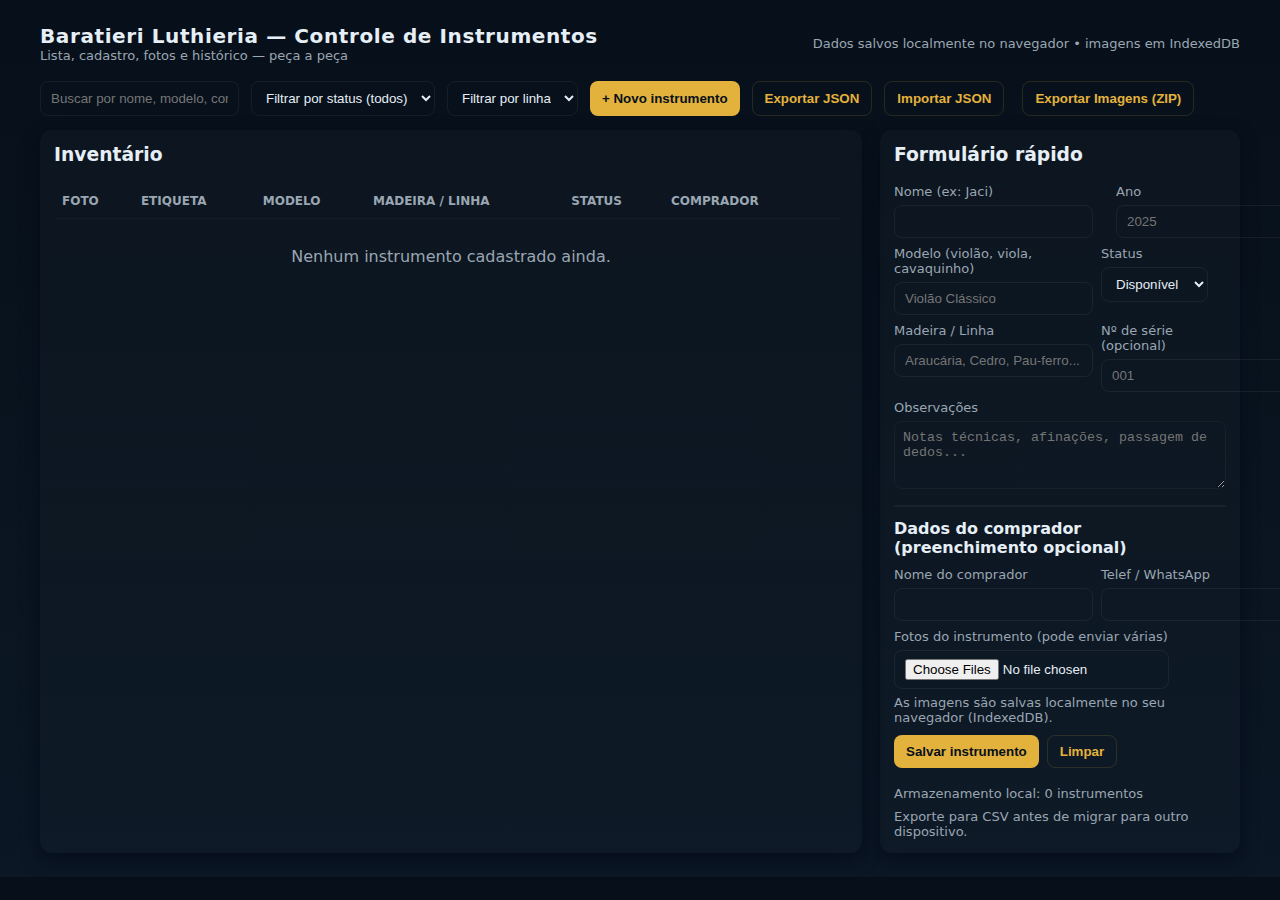
<file: Admin/index.html>
<!doctype html>
<html lang="pt-BR">
<head>
  <meta charset="utf-8" />
  <meta name="viewport" content="width=device-width,initial-scale=1" />
  <title>Controle de Instrumentos — Baratieri Luthieria</title>
  <link rel="stylesheet" href="./style.css">
  
</head>
<body>
  <div class="wrap">
    <header>
      <div class="brand">
        <h1>Baratieri Luthieria — Controle de Instrumentos</h1>
        <p>Lista, cadastro, fotos e histórico — peça a peça</p>
      </div>
      <div style="margin-left:auto" class="small muted">Dados salvos localmente no navegador • imagens em IndexedDB</div>
    </header>

    <div class="controls">
      <input id="search" class="input" placeholder="Buscar por nome, modelo, comprador..." />
      <select id="filterStatus" class="input">
        <option value="">Filtrar por status (todos)</option>
        <option value="Disponível">Disponível</option>
        <option value="Vendido">Vendido</option>
        <option value="Reservado">Reservado</option>
      </select>
      <select id="filterLinha" class="input">
        <option value="">Filtrar por linha</option>
      </select>
      <button id="btnNew" class="btn">+ Novo instrumento</button>
      <button id="btnExport" class="btn ghost">Exportar JSON</button>
      <button id="btnImport" class="btn ghost">Importar JSON</button>
      <input id="fileImport" type="file" accept="application/json" style="display:none" />
    </div>

    <div class="grid">
      <section class="card">
        <h3 style="margin-top:0">Inventário</h3>
        <div class="table-wrap">
          <table id="tbl">
            <thead>
              <tr>
                <th>Foto</th>
                <th>Etiqueta</th>
                <th>Modelo</th>
                <th>Madeira / Linha</th>
                <th>Status</th>
                <th>Comprador</th>
                <th></th>
              </tr>
            </thead>
            <tbody id="tbody">
            </tbody>
          </table>
        </div>
        <div id="empty" class="empty">Nenhum instrumento cadastrado ainda.</div>
      </section>

      <aside class="card">
        <h3 style="margin-top:0">Formulário rápido</h3>
        <form id="form">
          <div class="row">
            <div style="flex:1">
              <label>Nome (ex: Jaci)</label>
              <input id="nome" class="input" required />
            </div>
            <div style="width:110px">
              <label>Ano</label>
              <input id="ano" class="input" placeholder="2025" />
            </div>
          </div>

          <div class="row">
            <div style="flex:1">
              <label>Modelo (violão, viola, cavaquinho)</label>
              <input id="modelo" class="input" placeholder="Violão Clássico" />
            </div>
            <div style="width:140px">
              <label>Status</label>
              <select id="status" class="input">
                <option>Disponível</option>
                <option>Vendido</option>
                <option>Reservado</option>
              </select>
            </div>
          </div>

          <div class="row">
            <div style="flex:1">
              <label>Madeira / Linha</label>
              <input id="linha" class="input" placeholder="Araucária, Cedro, Pau-ferro..." />
            </div>
            <div style="width:140px">
              <label>Nº de série (opcional)</label>
              <input id="serie" class="input" placeholder="001" />
            </div>
          </div>

          <div>
            <label>Observações</label>
            <textarea id="obs" placeholder="Notas técnicas, afinações, passagem de dedos..."></textarea>
          </div>

          <hr style="opacity:0.06;margin:12px 0" />

          <h4 style="margin:6px 0 10px">Dados do comprador (preenchimento opcional)</h4>
          <div class="row">
            <div style="flex:1">
              <label>Nome do comprador</label>
              <input id="comprador" class="input" />
            </div>
            <div style="width:140px">
              <label>Telef / WhatsApp</label>
              <input id="telefone" class="input" />
            </div>
          </div>

          <div style="margin-top:8px">
            <label>Fotos do instrumento (pode enviar várias)</label>
            <input id="fotos" type="file" accept="image/*" multiple class="input" />
            <div class="small muted" style="margin-top:6px">As imagens são salvas localmente no seu navegador (IndexedDB).</div>
          </div>

          <div style="display:flex;gap:8px;margin-top:10px">
            <button id="save" class="btn" type="submit">Salvar instrumento</button>
            <button id="reset" type="button" class="btn ghost">Limpar</button>
          </div>
        </form>

        <footer>
          <div>Armazenamento local: <span id="count">0</span> instrumentos</div>
          <div style="margin-top:8px" class="small muted">Exporte para CSV antes de migrar para outro dispositivo.</div>
        </footer>
      </aside>
    </div>

    <!-- modal for image gallery -->
    <div id="modal" style="display:none" class="modal" role="dialog">
      <div class="inner">
        <button id="closeModal" class="btn ghost" style="float:right">Fechar</button>
        <div id="modalContent"></div>
      </div>
    </div>

    <script src="./app.js" defer></script>
  </div>
</body>
</html>
</file>
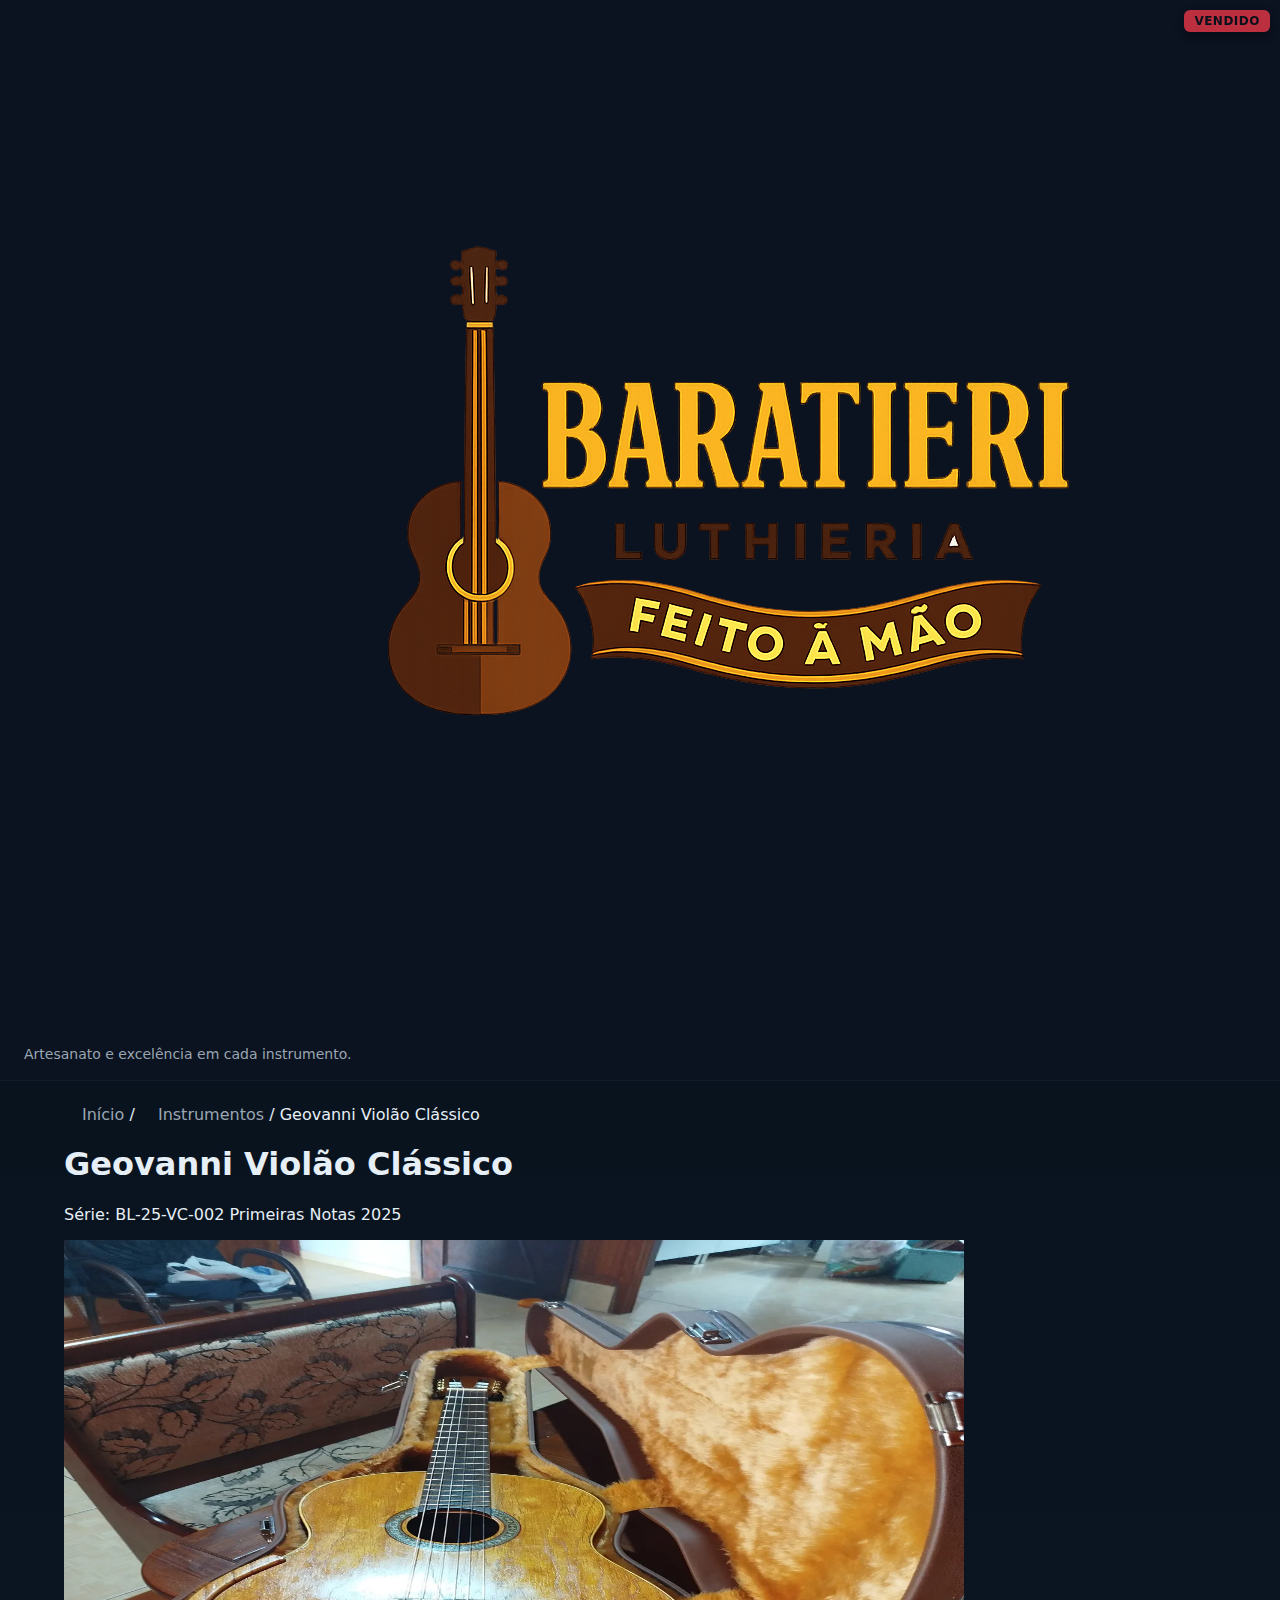
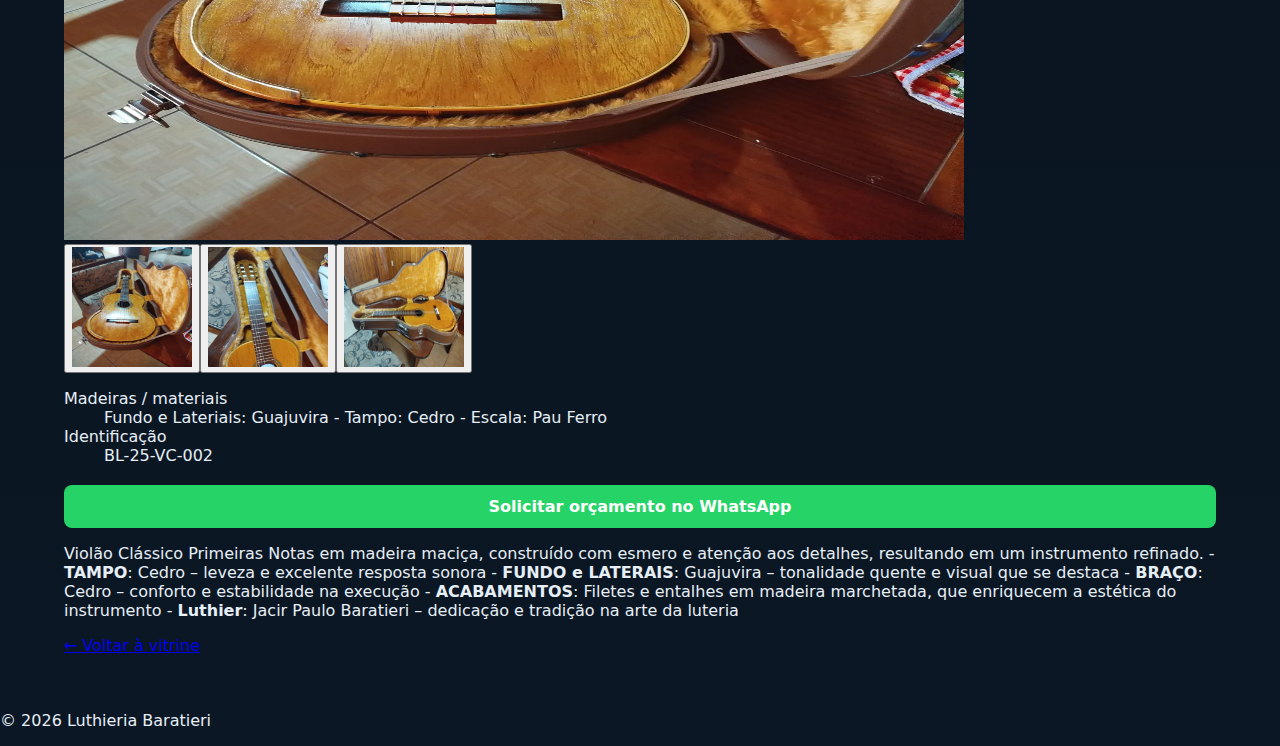
<file: instrumento/BL-PXIYQK/index.html>
<!doctype html>
<html lang="pt-BR">
<head>
  <meta charset="utf-8" />
  <meta name="viewport" content="width=device-width, initial-scale=1" />
  <title>Geovanni Violão Clássico — Baratieri Luthieria</title>
  <meta name="description" content="Violão Clássico Primeiras Notas em madeira maciça, construído com esmero e atenção aos detalhes, resultando em um instrumento refinado. - TAMPO : Cedro –…" />
  <link rel="canonical" href="https://loja.luthieriabaratieri.com.br/instrumento/BL-PXIYQK/" />
  <meta property="og:title" content="Geovanni Violão Clássico — Baratieri Luthieria" />
  <meta property="og:description" content="Violão Clássico Primeiras Notas em madeira maciça, construído com esmero e atenção aos detalhes, resultando em um instrumento refinado. - TAMPO : Cedro –…" />
  <meta property="og:url" content="https://loja.luthieriabaratieri.com.br/instrumento/BL-PXIYQK/" />
  <meta property="og:type" content="product" />
  <meta property="og:locale" content="pt_BR" />
  <meta property="og:image" content="https://loja.luthieriabaratieri.com.br/images/instrumentos/BL-PXIYQK/1.webp" />
  <meta name="twitter:card" content="summary_large_image" />
  <meta name="twitter:title" content="Geovanni Violão Clássico — Baratieri Luthieria" />
  <meta name="twitter:description" content="Violão Clássico Primeiras Notas em madeira maciça, construído com esmero e atenção aos detalhes, resultando em um instrumento refinado. - TAMPO : Cedro –…" />
  <meta name="twitter:image" content="https://loja.luthieriabaratieri.com.br/images/instrumentos/BL-PXIYQK/1.webp" />
  <link rel="icon" href="/logos/favicon.png" />
  <link rel="stylesheet" href="../../vitrine.css" />
  <script type="application/ld+json">{"@context":"https://schema.org","@type":"Product","name":"Geovanni Violão Clássico","description":"Violão Clássico Primeiras Notas em madeira maciça, construído com esmero e atenção aos detalhes, resultando em um instrumento refinado. - TAMPO : Cedro – leveza e excelente resposta sonora - FUNDO e LATERAIS : Guajuvira – tonalidade quente e visual que se destaca - BRAÇO : Cedro – conforto e estabilidade na execução - ACABAMENTOS : Filetes e entalhes em madeira marchetada, que enriquecem a estética do instrumento - Luthier : Jacir Paulo Baratieri – dedicação e tradição na arte da luteria","sku":"BL-25-VC-002","url":"https://loja.luthieriabaratieri.com.br/instrumento/BL-PXIYQK/","brand":{"@type":"Brand","name":"Baratieri Luthieria"},"offers":{"@type":"Offer","availability":"https://schema.org/OutOfStock","priceCurrency":"BRL","url":"https://loja.luthieriabaratieri.com.br/instrumento/BL-PXIYQK/","seller":{"@type":"Organization","name":"Baratieri Luthieria"}},"image":["https://loja.luthieriabaratieri.com.br/images/instrumentos/BL-PXIYQK/1.webp","https://loja.luthieriabaratieri.com.br/images/instrumentos/BL-PXIYQK/2.webp","https://loja.luthieriabaratieri.com.br/images/instrumentos/BL-PXIYQK/3.webp"]}</script>
</head>
<body class="instrument-page">
  <header class="app-header ficha-header">
    <div class="brand ficha-brand">
      <a href="../../" class="ficha-brand-link"><img src="../../logos/logotipo.png" alt="Luthieria Baratieri" class="logo-header ficha-logo" /></a>
      <p class="ficha-tagline">Artesanato e excelência em cada instrumento.</p>
    </div>
    <nav class="ficha-nav" aria-label="Navegação da loja">
      <a href="../../">Início</a>
      <a href="../../#vitrine">Vitrine</a>
      <a href="https://wa.me/5545920028659" target="_blank" rel="noopener">WhatsApp</a>
    </nav>
  </header>

  <main class="wrap ficha-main">
    <nav class="ficha-breadcrumb" aria-label="Navegação">
      <a href="../../">Início</a>
      <span aria-hidden="true"> / </span>
      <a href="../../#vitrine">Instrumentos</a>
      <span aria-hidden="true"> / </span>
      <span>Geovanni Violão Clássico</span>
    </nav>

    <article>
      <h1 class="ficha-title">Geovanni Violão Clássico</h1>
      <p class="ficha-meta">
        <span class="status-tag vendido">Vendido</span>
        <span class="ficha-serie">Série: BL-25-VC-002</span>
        <span class="ficha-linha">Primeiras Notas</span>
        <span class="ficha-ano">2025</span>
      </p>

      <div class="ficha-layout">
        <div class="ficha-gallery-block">
          <div class="ficha-hero"><img id="ficha-hero" class="ficha-hero-img" src="../../images/instrumentos/BL-PXIYQK/1.webp" alt="Geovanni Violão Clássico" width="900" height="600" fetchpriority="high" /></div>
          <div class="ficha-thumbs" role="list"><button type="button" class="ficha-thumb is-active" data-src="../../images/instrumentos/BL-PXIYQK/1.webp" aria-label="Foto 1"><img src="../../images/instrumentos/BL-PXIYQK/1.webp" alt="" loading="lazy" width="120" height="120" /></button><button type="button" class="ficha-thumb" data-src="../../images/instrumentos/BL-PXIYQK/2.webp" aria-label="Foto 2"><img src="../../images/instrumentos/BL-PXIYQK/2.webp" alt="" loading="lazy" width="120" height="120" /></button><button type="button" class="ficha-thumb" data-src="../../images/instrumentos/BL-PXIYQK/3.webp" aria-label="Foto 3"><img src="../../images/instrumentos/BL-PXIYQK/3.webp" alt="" loading="lazy" width="120" height="120" /></button></div>
        </div>
        <div class="ficha-side">
          <dl class="ficha-dl">
            <dt>Madeiras / materiais</dt><dd>Fundo e Lateriais: Guajuvira - Tampo: Cedro - Escala: Pau Ferro</dd>
            <dt>Identificação</dt><dd>BL-25-VC-002</dd>
          </dl>
          <p class="ficha-cta-wrap">
            <a class="btn-whatsapp" href="https://wa.me/5545920028659?text=Ol%C3%A1%2C%20gostaria%20de%20solicitar%20um%20or%C3%A7amento%20para%20o%20instrumento%20%22Geovanni%20Viol%C3%A3o%20Cl%C3%A1ssico%22%20(S%C3%A9rie%3A%20BL-25-VC-002)." target="_blank" rel="noopener">Solicitar orçamento no WhatsApp</a>
          </p>
        </div>
      </div>

      <div class="ficha-body instrument-prose">Violão Clássico Primeiras Notas em madeira maciça, construído com esmero e atenção aos detalhes, resultando em um instrumento refinado.
- <b>TAMPO</b>: Cedro – leveza e excelente resposta sonora
- <b>FUNDO e LATERAIS</b>: Guajuvira – tonalidade quente e visual que se destaca
- <b>BRAÇO</b>: Cedro – conforto e estabilidade na execução
- <b>ACABAMENTOS</b>: Filetes e entalhes em madeira marchetada, que enriquecem a estética do instrumento
- <b>Luthier</b>: Jacir Paulo Baratieri – dedicação e tradição na arte da luteria</div>

      <p class="ficha-back"><a href="../../#vitrine">← Voltar à vitrine</a></p>
    </article>
  </main>

  <footer class="footer ficha-footer-min">
    <p class="footer-copy">&copy; 2026 Luthieria Baratieri</p>
  </footer>
  <script>
(function(){
  var hero=document.getElementById('ficha-hero');
  if(!hero)return;
  document.querySelectorAll('.ficha-thumb').forEach(function(btn){
    btn.addEventListener('click',function(){
      var src=btn.getAttribute('data-src');
      if(src)hero.src=src;
      document.querySelectorAll('.ficha-thumb').forEach(function(b){b.classList.remove('is-active');});
      btn.classList.add('is-active');
    });
  });
})();
</script>
</body>
</html>
</file>
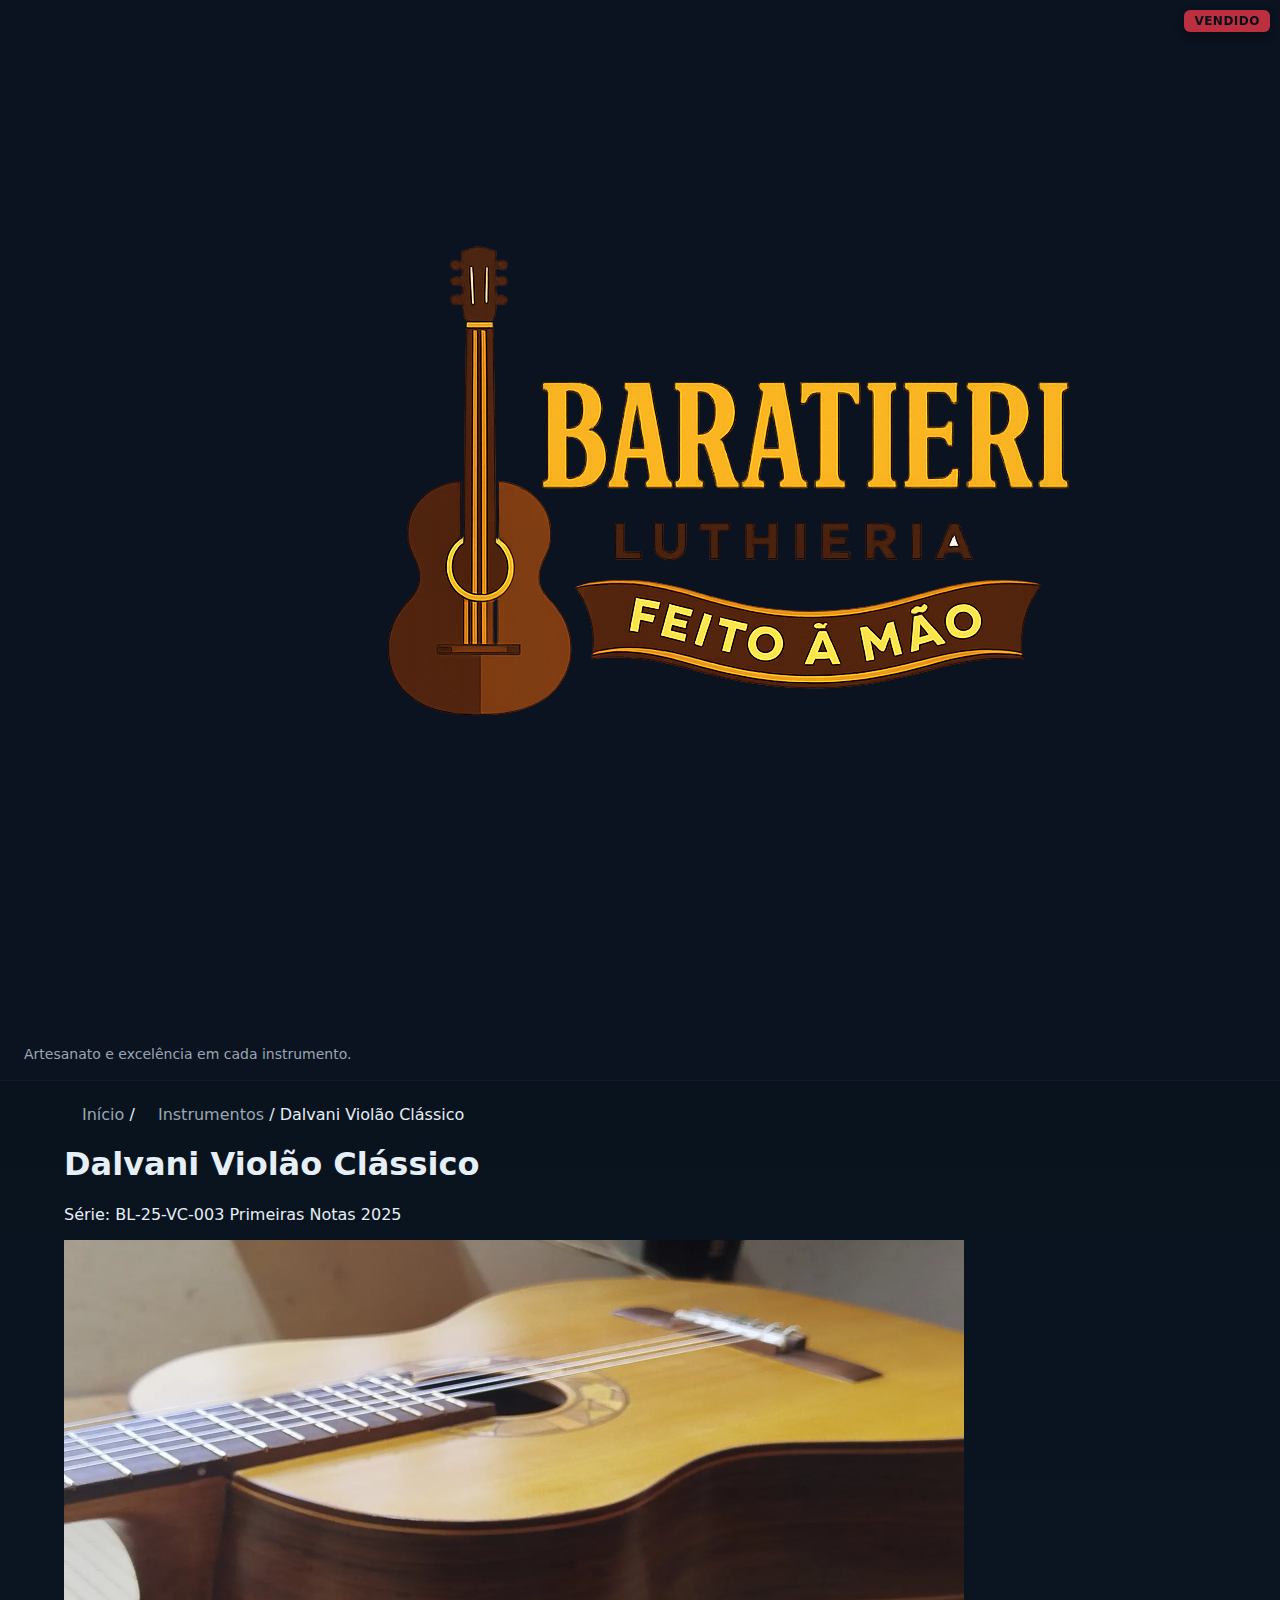
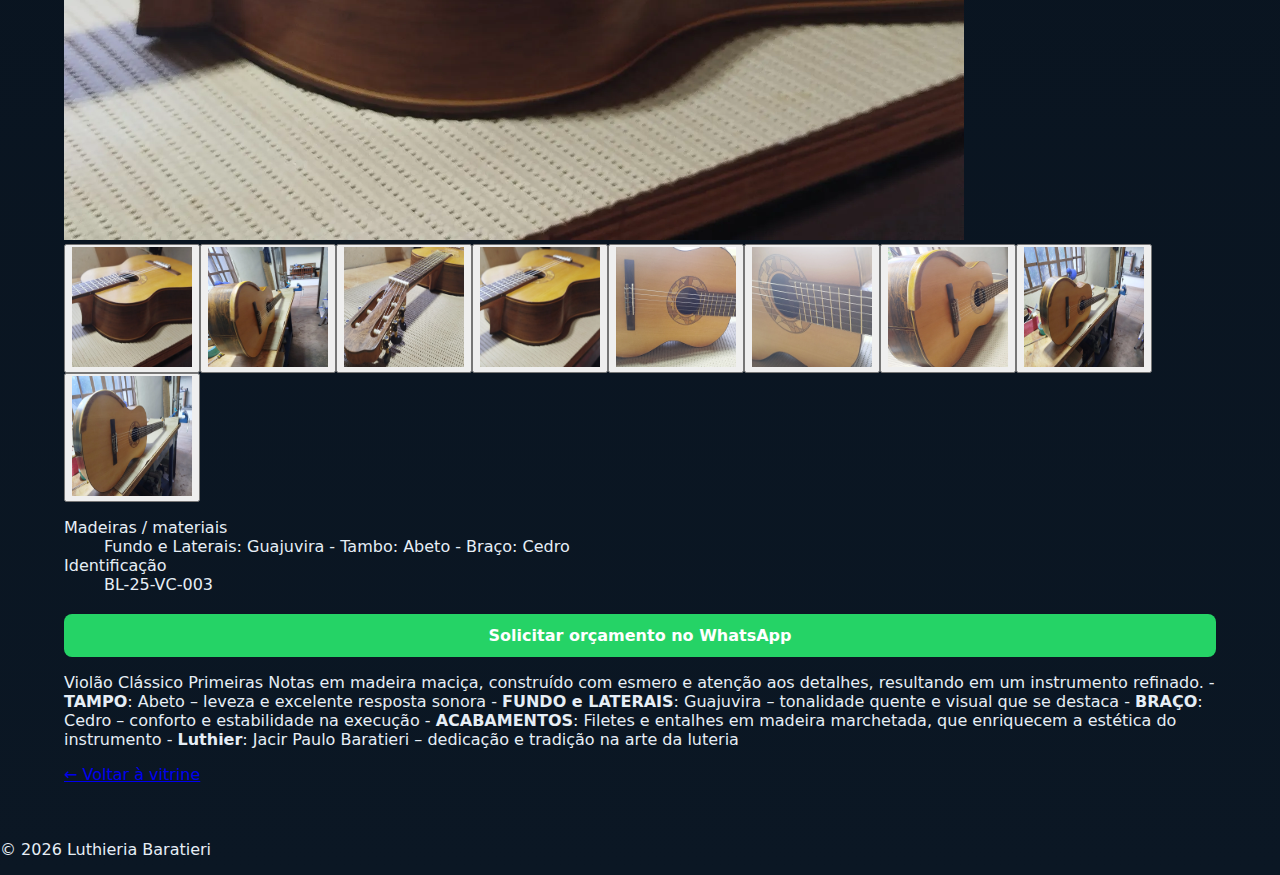
<file: instrumento/BL-PXMO4N/index.html>
<!doctype html>
<html lang="pt-BR">
<head>
  <meta charset="utf-8" />
  <meta name="viewport" content="width=device-width, initial-scale=1" />
  <title>Dalvani Violão Clássico — Baratieri Luthieria</title>
  <meta name="description" content="Violão Clássico Primeiras Notas em madeira maciça, construído com esmero e atenção aos detalhes, resultando em um instrumento refinado. - TAMPO : Abeto –…" />
  <link rel="canonical" href="https://loja.luthieriabaratieri.com.br/instrumento/BL-PXMO4N/" />
  <meta property="og:title" content="Dalvani Violão Clássico — Baratieri Luthieria" />
  <meta property="og:description" content="Violão Clássico Primeiras Notas em madeira maciça, construído com esmero e atenção aos detalhes, resultando em um instrumento refinado. - TAMPO : Abeto –…" />
  <meta property="og:url" content="https://loja.luthieriabaratieri.com.br/instrumento/BL-PXMO4N/" />
  <meta property="og:type" content="product" />
  <meta property="og:locale" content="pt_BR" />
  <meta property="og:image" content="https://loja.luthieriabaratieri.com.br/images/instrumentos/BL-PXMO4N/1.webp" />
  <meta name="twitter:card" content="summary_large_image" />
  <meta name="twitter:title" content="Dalvani Violão Clássico — Baratieri Luthieria" />
  <meta name="twitter:description" content="Violão Clássico Primeiras Notas em madeira maciça, construído com esmero e atenção aos detalhes, resultando em um instrumento refinado. - TAMPO : Abeto –…" />
  <meta name="twitter:image" content="https://loja.luthieriabaratieri.com.br/images/instrumentos/BL-PXMO4N/1.webp" />
  <link rel="icon" href="/logos/favicon.png" />
  <link rel="stylesheet" href="../../vitrine.css" />
  <script type="application/ld+json">{"@context":"https://schema.org","@graph":[{"@type":"Product","name":"Dalvani Violão Clássico","description":"Violão Clássico Primeiras Notas em madeira maciça, construído com esmero e atenção aos detalhes, resultando em um instrumento refinado. - TAMPO : Abeto – leveza e excelente resposta sonora - FUNDO e LATERAIS : Guajuvira – tonalidade quente e visual que se destaca - BRAÇO : Cedro – conforto e estabilidade na execução - ACABAMENTOS : Filetes e entalhes em madeira marchetada, que enriquecem a estética do instrumento - Luthier : Jacir Paulo Baratieri – dedicação e tradição na arte da luteria","sku":"BL-25-VC-003","url":"https://loja.luthieriabaratieri.com.br/instrumento/BL-PXMO4N/","brand":{"@type":"Brand","name":"Baratieri Luthieria"},"image":["https://loja.luthieriabaratieri.com.br/images/instrumentos/BL-PXMO4N/1.webp","https://loja.luthieriabaratieri.com.br/images/instrumentos/BL-PXMO4N/2.webp","https://loja.luthieriabaratieri.com.br/images/instrumentos/BL-PXMO4N/3.webp","https://loja.luthieriabaratieri.com.br/images/instrumentos/BL-PXMO4N/4.webp","https://loja.luthieriabaratieri.com.br/images/instrumentos/BL-PXMO4N/5.webp","https://loja.luthieriabaratieri.com.br/images/instrumentos/BL-PXMO4N/6.webp","https://loja.luthieriabaratieri.com.br/images/instrumentos/BL-PXMO4N/7.webp","https://loja.luthieriabaratieri.com.br/images/instrumentos/BL-PXMO4N/8.webp","https://loja.luthieriabaratieri.com.br/images/instrumentos/BL-PXMO4N/9.webp"]},{"@type":"BreadcrumbList","itemListElement":[{"@type":"ListItem","position":1,"name":"Início","item":"https://loja.luthieriabaratieri.com.br/"},{"@type":"ListItem","position":2,"name":"Instrumentos","item":"https://loja.luthieriabaratieri.com.br/#vitrine"},{"@type":"ListItem","position":3,"name":"Dalvani Violão Clássico","item":"https://loja.luthieriabaratieri.com.br/instrumento/BL-PXMO4N/"}]}]}</script>
</head>
<body class="instrument-page">
  <header class="app-header ficha-header">
    <div class="brand ficha-brand">
      <a href="../../" class="ficha-brand-link"><img src="../../logos/logotipo.png" alt="Luthieria Baratieri" class="logo-header ficha-logo" /></a>
      <p class="ficha-tagline">Artesanato e excelência em cada instrumento.</p>
    </div>
    <nav class="ficha-nav" aria-label="Navegação da loja">
      <a href="../../">Início</a>
      <a href="../../#vitrine">Vitrine</a>
      <a href="https://wa.me/5545920028659" target="_blank" rel="noopener">WhatsApp</a>
    </nav>
  </header>

  <main class="wrap ficha-main">
    <nav class="ficha-breadcrumb" aria-label="Navegação">
      <a href="../../">Início</a>
      <span class="ficha-bc-sep" aria-hidden="true">/</span>
      <a href="../../#vitrine">Instrumentos</a>
      <span class="ficha-bc-sep" aria-hidden="true">/</span>
      <span class="ficha-breadcrumb-current">Dalvani Violão Clássico</span>
    </nav>

    <article>
      <h1 class="ficha-title">Dalvani Violão Clássico</h1>
      <p class="ficha-meta">
        <span class="status-tag vendido">Vendido</span>
        <span class="ficha-serie">Série: BL-25-VC-003</span>
        <span class="ficha-linha">Primeiras Notas</span>
        <span class="ficha-ano">2025</span>
      </p>

      <div class="ficha-layout">
        <div class="ficha-gallery-block">
          <div class="ficha-hero"><img id="ficha-hero" class="ficha-hero-img" src="../../images/instrumentos/BL-PXMO4N/1.webp" alt="Dalvani Violão Clássico" width="900" height="600" fetchpriority="high" /></div>
          <div class="ficha-thumbs" role="list"><button type="button" class="ficha-thumb is-active" data-src="../../images/instrumentos/BL-PXMO4N/1.webp" aria-label="Foto 1"><img src="../../images/instrumentos/BL-PXMO4N/1.webp" alt="" loading="lazy" width="120" height="120" /></button><button type="button" class="ficha-thumb" data-src="../../images/instrumentos/BL-PXMO4N/2.webp" aria-label="Foto 2"><img src="../../images/instrumentos/BL-PXMO4N/2.webp" alt="" loading="lazy" width="120" height="120" /></button><button type="button" class="ficha-thumb" data-src="../../images/instrumentos/BL-PXMO4N/3.webp" aria-label="Foto 3"><img src="../../images/instrumentos/BL-PXMO4N/3.webp" alt="" loading="lazy" width="120" height="120" /></button><button type="button" class="ficha-thumb" data-src="../../images/instrumentos/BL-PXMO4N/4.webp" aria-label="Foto 4"><img src="../../images/instrumentos/BL-PXMO4N/4.webp" alt="" loading="lazy" width="120" height="120" /></button><button type="button" class="ficha-thumb" data-src="../../images/instrumentos/BL-PXMO4N/5.webp" aria-label="Foto 5"><img src="../../images/instrumentos/BL-PXMO4N/5.webp" alt="" loading="lazy" width="120" height="120" /></button><button type="button" class="ficha-thumb" data-src="../../images/instrumentos/BL-PXMO4N/6.webp" aria-label="Foto 6"><img src="../../images/instrumentos/BL-PXMO4N/6.webp" alt="" loading="lazy" width="120" height="120" /></button><button type="button" class="ficha-thumb" data-src="../../images/instrumentos/BL-PXMO4N/7.webp" aria-label="Foto 7"><img src="../../images/instrumentos/BL-PXMO4N/7.webp" alt="" loading="lazy" width="120" height="120" /></button><button type="button" class="ficha-thumb" data-src="../../images/instrumentos/BL-PXMO4N/8.webp" aria-label="Foto 8"><img src="../../images/instrumentos/BL-PXMO4N/8.webp" alt="" loading="lazy" width="120" height="120" /></button><button type="button" class="ficha-thumb" data-src="../../images/instrumentos/BL-PXMO4N/9.webp" aria-label="Foto 9"><img src="../../images/instrumentos/BL-PXMO4N/9.webp" alt="" loading="lazy" width="120" height="120" /></button></div>
        </div>
        <div class="ficha-side">
          <dl class="ficha-dl">
            <dt>Madeiras / materiais</dt><dd>Fundo e Laterais: Guajuvira - Tambo: Abeto - Braço: Cedro</dd>
            
            <dt>Identificação</dt><dd>BL-25-VC-003</dd>
          </dl>
          <p class="ficha-cta-wrap">
            <a class="btn-whatsapp" href="https://wa.me/5545920028659?text=Ol%C3%A1%2C%20gostaria%20de%20solicitar%20um%20or%C3%A7amento%20para%20o%20instrumento%20%22Dalvani%20Viol%C3%A3o%20Cl%C3%A1ssico%22%20(S%C3%A9rie%3A%20BL-25-VC-003)." target="_blank" rel="noopener">Solicitar orçamento no WhatsApp</a>
          </p>
        </div>
      </div>

      <div class="ficha-body instrument-prose">Violão Clássico Primeiras Notas em madeira maciça, construído com esmero e atenção aos detalhes, resultando em um instrumento refinado.
- <b>TAMPO</b>: Abeto – leveza e excelente resposta sonora
- <b>FUNDO e LATERAIS</b>: Guajuvira – tonalidade quente e visual que se destaca
- <b>BRAÇO</b>: Cedro – conforto e estabilidade na execução
- <b>ACABAMENTOS</b>: Filetes e entalhes em madeira marchetada, que enriquecem a estética do instrumento
- <b>Luthier</b>: Jacir Paulo Baratieri – dedicação e tradição na arte da luteria</div>

      <p class="ficha-back"><a href="../../#vitrine">← Voltar à vitrine</a></p>
    </article>
  </main>

  <footer class="footer ficha-footer-min">
    <p class="footer-copy">&copy; 2026 Luthieria Baratieri</p>
  </footer>
  <script>
(function(){
  var hero=document.getElementById('ficha-hero');
  if(!hero)return;
  document.querySelectorAll('.ficha-thumb').forEach(function(btn){
    btn.addEventListener('click',function(){
      var src=btn.getAttribute('data-src');
      if(src)hero.src=src;
      document.querySelectorAll('.ficha-thumb').forEach(function(b){b.classList.remove('is-active');});
      btn.classList.add('is-active');
    });
  });
})();
</script>
</body>
</html>
</file>
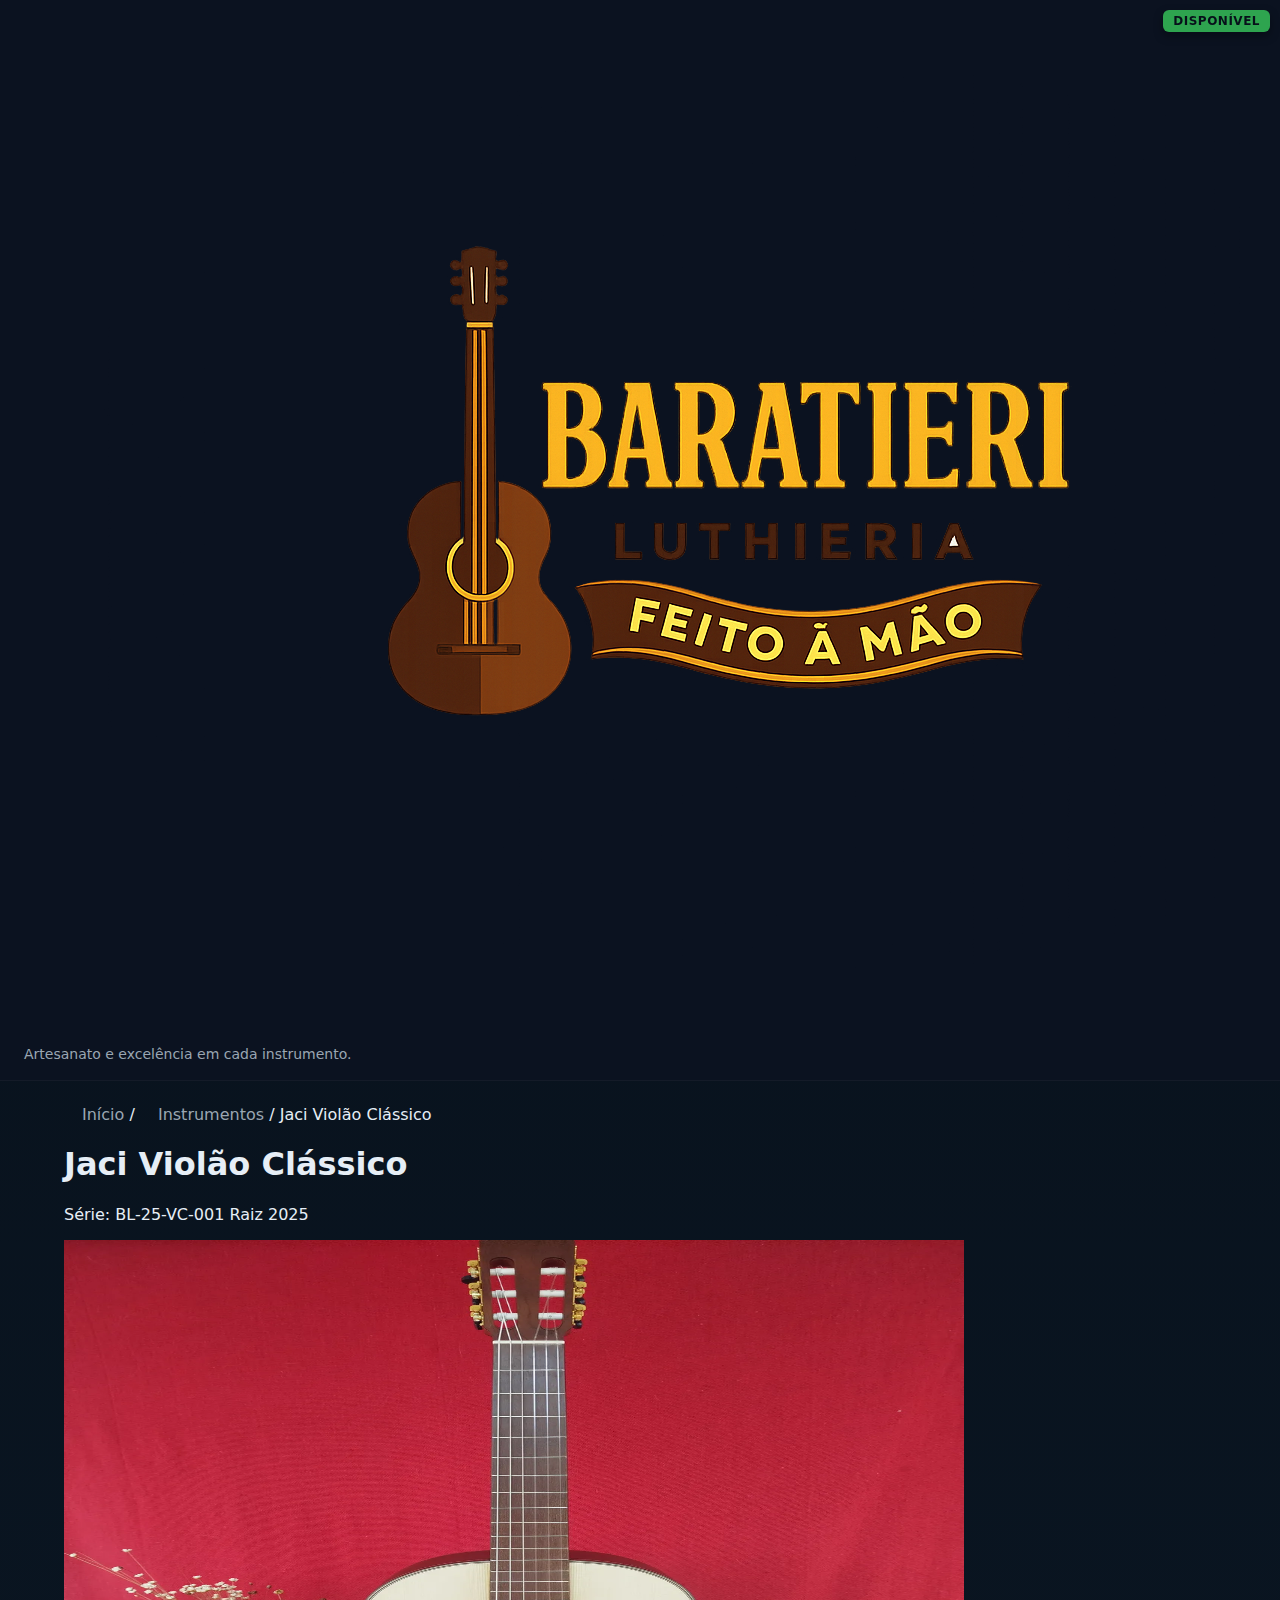
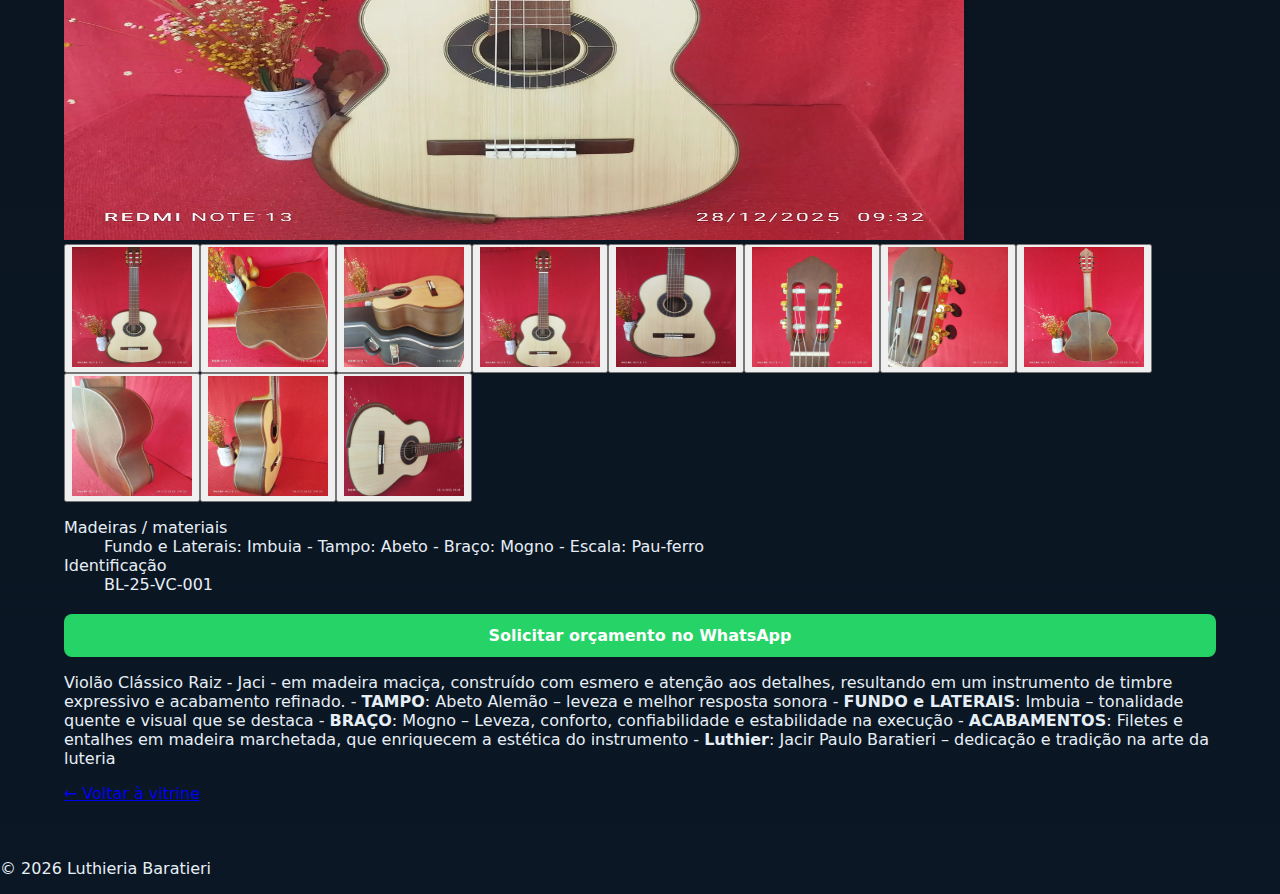
<file: instrumento/BL-PXSJSX/index.html>
<!doctype html>
<html lang="pt-BR">
<head>
  <meta charset="utf-8" />
  <meta name="viewport" content="width=device-width, initial-scale=1" />
  <title>Jaci Violão Clássico — Baratieri Luthieria</title>
  <meta name="description" content="Violão Clássico Raiz - Jaci - em madeira maciça, construído com esmero e atenção aos detalhes, resultando em um instrumento de timbre expressivo e acabame…" />
  <link rel="canonical" href="https://loja.luthieriabaratieri.com.br/instrumento/BL-PXSJSX/" />
  <meta property="og:title" content="Jaci Violão Clássico — Baratieri Luthieria" />
  <meta property="og:description" content="Violão Clássico Raiz - Jaci - em madeira maciça, construído com esmero e atenção aos detalhes, resultando em um instrumento de timbre expressivo e acabame…" />
  <meta property="og:url" content="https://loja.luthieriabaratieri.com.br/instrumento/BL-PXSJSX/" />
  <meta property="og:type" content="product" />
  <meta property="og:locale" content="pt_BR" />
  <meta property="og:image" content="https://loja.luthieriabaratieri.com.br/images/instrumentos/BL-PXSJSX/1.webp" />
  <meta name="twitter:card" content="summary_large_image" />
  <meta name="twitter:title" content="Jaci Violão Clássico — Baratieri Luthieria" />
  <meta name="twitter:description" content="Violão Clássico Raiz - Jaci - em madeira maciça, construído com esmero e atenção aos detalhes, resultando em um instrumento de timbre expressivo e acabame…" />
  <meta name="twitter:image" content="https://loja.luthieriabaratieri.com.br/images/instrumentos/BL-PXSJSX/1.webp" />
  <link rel="icon" href="/logos/favicon.png" />
  <link rel="stylesheet" href="../../vitrine.css" />
  <script type="application/ld+json">{"@context":"https://schema.org","@graph":[{"@type":"Product","name":"Jaci Violão Clássico","description":"Violão Clássico Raiz - Jaci - em madeira maciça, construído com esmero e atenção aos detalhes, resultando em um instrumento de timbre expressivo e acabamento refinado. - TAMPO : Abeto Alemão – leveza e melhor resposta sonora - FUNDO e LATERAIS : Imbuia – tonalidade quente e visual que se destaca - BRAÇO : Mogno – Leveza, conforto, confiabilidade e estabilidade na execução - ACABAMENTOS : Filetes e entalhes em madeira marchetada, que enriquecem a estética do instrumento - Luthier : Jacir Paulo B…","sku":"BL-25-VC-001","url":"https://loja.luthieriabaratieri.com.br/instrumento/BL-PXSJSX/","brand":{"@type":"Brand","name":"Baratieri Luthieria"},"image":["https://loja.luthieriabaratieri.com.br/images/instrumentos/BL-PXSJSX/1.webp","https://loja.luthieriabaratieri.com.br/images/instrumentos/BL-PXSJSX/2.webp","https://loja.luthieriabaratieri.com.br/images/instrumentos/BL-PXSJSX/3.webp","https://loja.luthieriabaratieri.com.br/images/instrumentos/BL-PXSJSX/4.webp","https://loja.luthieriabaratieri.com.br/images/instrumentos/BL-PXSJSX/5.webp","https://loja.luthieriabaratieri.com.br/images/instrumentos/BL-PXSJSX/6.webp","https://loja.luthieriabaratieri.com.br/images/instrumentos/BL-PXSJSX/7.webp","https://loja.luthieriabaratieri.com.br/images/instrumentos/BL-PXSJSX/8.webp","https://loja.luthieriabaratieri.com.br/images/instrumentos/BL-PXSJSX/9.webp","https://loja.luthieriabaratieri.com.br/images/instrumentos/BL-PXSJSX/10.webp","https://loja.luthieriabaratieri.com.br/images/instrumentos/BL-PXSJSX/11.webp"]},{"@type":"BreadcrumbList","itemListElement":[{"@type":"ListItem","position":1,"name":"Início","item":"https://loja.luthieriabaratieri.com.br/"},{"@type":"ListItem","position":2,"name":"Instrumentos","item":"https://loja.luthieriabaratieri.com.br/#vitrine"},{"@type":"ListItem","position":3,"name":"Jaci Violão Clássico","item":"https://loja.luthieriabaratieri.com.br/instrumento/BL-PXSJSX/"}]}]}</script>
</head>
<body class="instrument-page">
  <header class="app-header ficha-header">
    <div class="brand ficha-brand">
      <a href="../../" class="ficha-brand-link"><img src="../../logos/logotipo.png" alt="Luthieria Baratieri" class="logo-header ficha-logo" /></a>
      <p class="ficha-tagline">Artesanato e excelência em cada instrumento.</p>
    </div>
    <nav class="ficha-nav" aria-label="Navegação da loja">
      <a href="../../">Início</a>
      <a href="../../#vitrine">Vitrine</a>
      <a href="https://wa.me/5545920028659" target="_blank" rel="noopener">WhatsApp</a>
    </nav>
  </header>

  <main class="wrap ficha-main">
    <nav class="ficha-breadcrumb" aria-label="Navegação">
      <a href="../../">Início</a>
      <span class="ficha-bc-sep" aria-hidden="true">/</span>
      <a href="../../#vitrine">Instrumentos</a>
      <span class="ficha-bc-sep" aria-hidden="true">/</span>
      <span class="ficha-breadcrumb-current">Jaci Violão Clássico</span>
    </nav>

    <article>
      <h1 class="ficha-title">Jaci Violão Clássico</h1>
      <p class="ficha-meta">
        <span class="status-tag disponível">Disponível</span>
        <span class="ficha-serie">Série: BL-25-VC-001</span>
        <span class="ficha-linha">Raiz</span>
        <span class="ficha-ano">2025</span>
      </p>

      <div class="ficha-layout">
        <div class="ficha-gallery-block">
          <div class="ficha-hero"><img id="ficha-hero" class="ficha-hero-img" src="../../images/instrumentos/BL-PXSJSX/1.webp" alt="Jaci Violão Clássico" width="900" height="600" fetchpriority="high" /></div>
          <div class="ficha-thumbs" role="list"><button type="button" class="ficha-thumb is-active" data-src="../../images/instrumentos/BL-PXSJSX/1.webp" aria-label="Foto 1"><img src="../../images/instrumentos/BL-PXSJSX/1.webp" alt="" loading="lazy" width="120" height="120" /></button><button type="button" class="ficha-thumb" data-src="../../images/instrumentos/BL-PXSJSX/2.webp" aria-label="Foto 2"><img src="../../images/instrumentos/BL-PXSJSX/2.webp" alt="" loading="lazy" width="120" height="120" /></button><button type="button" class="ficha-thumb" data-src="../../images/instrumentos/BL-PXSJSX/3.webp" aria-label="Foto 3"><img src="../../images/instrumentos/BL-PXSJSX/3.webp" alt="" loading="lazy" width="120" height="120" /></button><button type="button" class="ficha-thumb" data-src="../../images/instrumentos/BL-PXSJSX/4.webp" aria-label="Foto 4"><img src="../../images/instrumentos/BL-PXSJSX/4.webp" alt="" loading="lazy" width="120" height="120" /></button><button type="button" class="ficha-thumb" data-src="../../images/instrumentos/BL-PXSJSX/5.webp" aria-label="Foto 5"><img src="../../images/instrumentos/BL-PXSJSX/5.webp" alt="" loading="lazy" width="120" height="120" /></button><button type="button" class="ficha-thumb" data-src="../../images/instrumentos/BL-PXSJSX/6.webp" aria-label="Foto 6"><img src="../../images/instrumentos/BL-PXSJSX/6.webp" alt="" loading="lazy" width="120" height="120" /></button><button type="button" class="ficha-thumb" data-src="../../images/instrumentos/BL-PXSJSX/7.webp" aria-label="Foto 7"><img src="../../images/instrumentos/BL-PXSJSX/7.webp" alt="" loading="lazy" width="120" height="120" /></button><button type="button" class="ficha-thumb" data-src="../../images/instrumentos/BL-PXSJSX/8.webp" aria-label="Foto 8"><img src="../../images/instrumentos/BL-PXSJSX/8.webp" alt="" loading="lazy" width="120" height="120" /></button><button type="button" class="ficha-thumb" data-src="../../images/instrumentos/BL-PXSJSX/9.webp" aria-label="Foto 9"><img src="../../images/instrumentos/BL-PXSJSX/9.webp" alt="" loading="lazy" width="120" height="120" /></button><button type="button" class="ficha-thumb" data-src="../../images/instrumentos/BL-PXSJSX/10.webp" aria-label="Foto 10"><img src="../../images/instrumentos/BL-PXSJSX/10.webp" alt="" loading="lazy" width="120" height="120" /></button><button type="button" class="ficha-thumb" data-src="../../images/instrumentos/BL-PXSJSX/11.webp" aria-label="Foto 11"><img src="../../images/instrumentos/BL-PXSJSX/11.webp" alt="" loading="lazy" width="120" height="120" /></button></div>
        </div>
        <div class="ficha-side">
          <dl class="ficha-dl">
            <dt>Madeiras / materiais</dt><dd>Fundo e Laterais: Imbuia - Tampo: Abeto - Braço: Mogno - Escala: Pau-ferro</dd>
            
            <dt>Identificação</dt><dd>BL-25-VC-001</dd>
          </dl>
          <p class="ficha-cta-wrap">
            <a class="btn-whatsapp" href="https://wa.me/5545920028659?text=Ol%C3%A1%2C%20gostaria%20de%20solicitar%20um%20or%C3%A7amento%20para%20o%20instrumento%20%22Jaci%20Viol%C3%A3o%20Cl%C3%A1ssico%22%20(S%C3%A9rie%3A%20BL-25-VC-001)." target="_blank" rel="noopener">Solicitar orçamento no WhatsApp</a>
          </p>
        </div>
      </div>

      <div class="ficha-body instrument-prose">Violão Clássico Raiz - Jaci -  em madeira maciça, construído com esmero e atenção aos detalhes, resultando em um instrumento de timbre expressivo e acabamento refinado.

- <b>TAMPO</b>: Abeto Alemão – leveza e melhor resposta sonora
- <b>FUNDO e LATERAIS</b>: Imbuia  – tonalidade quente e visual que se destaca
- <b>BRAÇO</b>: Mogno – Leveza, conforto, confiabilidade e estabilidade na execução
- <b>ACABAMENTOS</b>: Filetes e entalhes em madeira marchetada, que enriquecem a estética do instrumento
- <b>Luthier</b>: Jacir Paulo Baratieri – dedicação e tradição na arte da luteria</div>

      <p class="ficha-back"><a href="../../#vitrine">← Voltar à vitrine</a></p>
    </article>
  </main>

  <footer class="footer ficha-footer-min">
    <p class="footer-copy">&copy; 2026 Luthieria Baratieri</p>
  </footer>
  <script>
(function(){
  var hero=document.getElementById('ficha-hero');
  if(!hero)return;
  document.querySelectorAll('.ficha-thumb').forEach(function(btn){
    btn.addEventListener('click',function(){
      var src=btn.getAttribute('data-src');
      if(src)hero.src=src;
      document.querySelectorAll('.ficha-thumb').forEach(function(b){b.classList.remove('is-active');});
      btn.classList.add('is-active');
    });
  });
})();
</script>
</body>
</html>
</file>
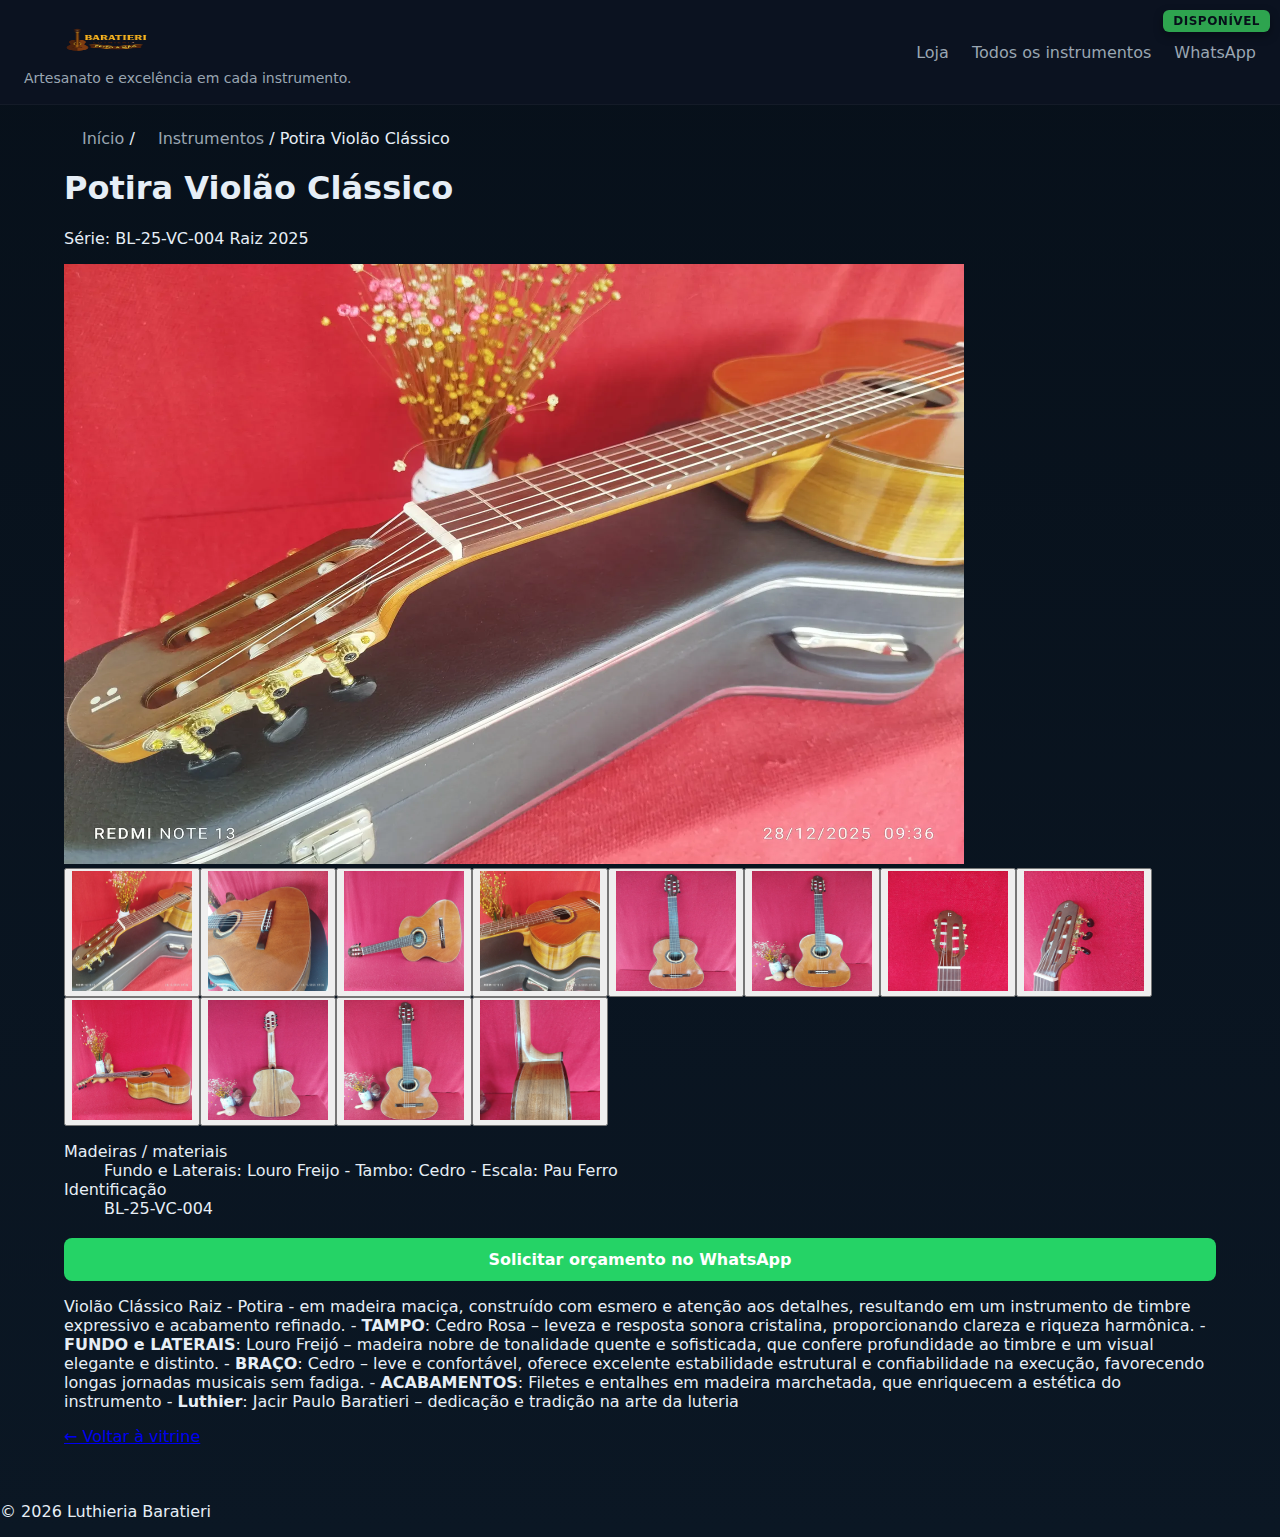
<file: instrumento/BL-PXYLCY/index.html>
<!doctype html>
<html lang="pt-BR">
<head>
  <meta charset="utf-8" />
  <meta name="viewport" content="width=device-width, initial-scale=1" />
  <title>Potira Violão Clássico — Baratieri Luthieria</title>
  <meta name="description" content="Violão Clássico Raiz - Potira - em madeira maciça, construído com esmero e atenção aos detalhes, resultando em um instrumento de timbre expressivo e acaba…" />
  <link rel="canonical" href="https://loja.luthieriabaratieri.com.br/instrumento/BL-PXYLCY/" />
  <meta property="og:title" content="Potira Violão Clássico — Baratieri Luthieria" />
  <meta property="og:description" content="Violão Clássico Raiz - Potira - em madeira maciça, construído com esmero e atenção aos detalhes, resultando em um instrumento de timbre expressivo e acaba…" />
  <meta property="og:url" content="https://loja.luthieriabaratieri.com.br/instrumento/BL-PXYLCY/" />
  <meta property="og:type" content="product" />
  <meta property="og:locale" content="pt_BR" />
  <meta property="og:image" content="https://loja.luthieriabaratieri.com.br/images/instrumentos/BL-PXYLCY/1.webp" />
  <meta name="twitter:card" content="summary_large_image" />
  <meta name="twitter:title" content="Potira Violão Clássico — Baratieri Luthieria" />
  <meta name="twitter:description" content="Violão Clássico Raiz - Potira - em madeira maciça, construído com esmero e atenção aos detalhes, resultando em um instrumento de timbre expressivo e acaba…" />
  <meta name="twitter:image" content="https://loja.luthieriabaratieri.com.br/images/instrumentos/BL-PXYLCY/1.webp" />
  <link rel="icon" href="/logos/favicon.png" />
  <link rel="stylesheet" href="../../vitrine.css" />
  <script type="application/ld+json">{"@context":"https://schema.org","@type":"Product","name":"Potira Violão Clássico","description":"Violão Clássico Raiz - Potira - em madeira maciça, construído com esmero e atenção aos detalhes, resultando em um instrumento de timbre expressivo e acabamento refinado. - TAMPO : Cedro Rosa – leveza e resposta sonora cristalina, proporcionando clareza e riqueza harmônica. - FUNDO e LATERAIS : Louro Freijó – madeira nobre de tonalidade quente e sofisticada, que confere profundidade ao timbre e um visual elegante e distinto. - BRAÇO : Cedro – leve e confortável, oferece excelente estabilidade es…","sku":"BL-25-VC-004","url":"https://loja.luthieriabaratieri.com.br/instrumento/BL-PXYLCY/","brand":{"@type":"Brand","name":"Baratieri Luthieria"},"offers":{"@type":"Offer","availability":"https://schema.org/InStock","priceCurrency":"BRL","url":"https://loja.luthieriabaratieri.com.br/instrumento/BL-PXYLCY/","seller":{"@type":"Organization","name":"Baratieri Luthieria"}},"image":["https://loja.luthieriabaratieri.com.br/images/instrumentos/BL-PXYLCY/1.webp","https://loja.luthieriabaratieri.com.br/images/instrumentos/BL-PXYLCY/2.webp","https://loja.luthieriabaratieri.com.br/images/instrumentos/BL-PXYLCY/3.webp","https://loja.luthieriabaratieri.com.br/images/instrumentos/BL-PXYLCY/4.webp","https://loja.luthieriabaratieri.com.br/images/instrumentos/BL-PXYLCY/5.webp","https://loja.luthieriabaratieri.com.br/images/instrumentos/BL-PXYLCY/6.webp","https://loja.luthieriabaratieri.com.br/images/instrumentos/BL-PXYLCY/7.webp","https://loja.luthieriabaratieri.com.br/images/instrumentos/BL-PXYLCY/8.webp","https://loja.luthieriabaratieri.com.br/images/instrumentos/BL-PXYLCY/9.webp","https://loja.luthieriabaratieri.com.br/images/instrumentos/BL-PXYLCY/10.webp","https://loja.luthieriabaratieri.com.br/images/instrumentos/BL-PXYLCY/11.webp","https://loja.luthieriabaratieri.com.br/images/instrumentos/BL-PXYLCY/12.webp"]}</script>
</head>
<body class="instrument-page">
  <header class="app-header">
    <div class="brand">
      <a href="../../" class="ficha-brand-link"><img src="../../logos/logotipo.png" alt="Luthieria Baratieri" class="logo-header" width="180" height="48" /></a>
      <p>Artesanato e excelência em cada instrumento.</p>
    </div>
    <nav>
      <a href="../../#vitrine">Loja</a>
      <a href="../../#vitrine">Todos os instrumentos</a>
      <a href="https://wa.me/5545920028659" target="_blank" rel="noopener">WhatsApp</a>
    </nav>
  </header>

  <main class="wrap ficha-main">
    <nav class="ficha-breadcrumb" aria-label="Navegação">
      <a href="../../">Início</a>
      <span aria-hidden="true"> / </span>
      <a href="../../#vitrine">Instrumentos</a>
      <span aria-hidden="true"> / </span>
      <span>Potira Violão Clássico</span>
    </nav>

    <article>
      <h1 class="ficha-title">Potira Violão Clássico</h1>
      <p class="ficha-meta">
        <span class="status-tag disponível">Disponível</span>
        <span class="ficha-serie">Série: BL-25-VC-004</span>
        <span class="ficha-linha">Raiz</span>
        <span class="ficha-ano">2025</span>
      </p>

      <div class="ficha-layout">
        <div class="ficha-gallery-block">
          <div class="ficha-hero"><img id="ficha-hero" class="ficha-hero-img" src="../../images/instrumentos/BL-PXYLCY/1.webp" alt="Potira Violão Clássico" width="900" height="600" fetchpriority="high" /></div>
          <div class="ficha-thumbs" role="list"><button type="button" class="ficha-thumb is-active" data-src="../../images/instrumentos/BL-PXYLCY/1.webp" aria-label="Foto 1"><img src="../../images/instrumentos/BL-PXYLCY/1.webp" alt="" loading="lazy" width="120" height="120" /></button><button type="button" class="ficha-thumb" data-src="../../images/instrumentos/BL-PXYLCY/2.webp" aria-label="Foto 2"><img src="../../images/instrumentos/BL-PXYLCY/2.webp" alt="" loading="lazy" width="120" height="120" /></button><button type="button" class="ficha-thumb" data-src="../../images/instrumentos/BL-PXYLCY/3.webp" aria-label="Foto 3"><img src="../../images/instrumentos/BL-PXYLCY/3.webp" alt="" loading="lazy" width="120" height="120" /></button><button type="button" class="ficha-thumb" data-src="../../images/instrumentos/BL-PXYLCY/4.webp" aria-label="Foto 4"><img src="../../images/instrumentos/BL-PXYLCY/4.webp" alt="" loading="lazy" width="120" height="120" /></button><button type="button" class="ficha-thumb" data-src="../../images/instrumentos/BL-PXYLCY/5.webp" aria-label="Foto 5"><img src="../../images/instrumentos/BL-PXYLCY/5.webp" alt="" loading="lazy" width="120" height="120" /></button><button type="button" class="ficha-thumb" data-src="../../images/instrumentos/BL-PXYLCY/6.webp" aria-label="Foto 6"><img src="../../images/instrumentos/BL-PXYLCY/6.webp" alt="" loading="lazy" width="120" height="120" /></button><button type="button" class="ficha-thumb" data-src="../../images/instrumentos/BL-PXYLCY/7.webp" aria-label="Foto 7"><img src="../../images/instrumentos/BL-PXYLCY/7.webp" alt="" loading="lazy" width="120" height="120" /></button><button type="button" class="ficha-thumb" data-src="../../images/instrumentos/BL-PXYLCY/8.webp" aria-label="Foto 8"><img src="../../images/instrumentos/BL-PXYLCY/8.webp" alt="" loading="lazy" width="120" height="120" /></button><button type="button" class="ficha-thumb" data-src="../../images/instrumentos/BL-PXYLCY/9.webp" aria-label="Foto 9"><img src="../../images/instrumentos/BL-PXYLCY/9.webp" alt="" loading="lazy" width="120" height="120" /></button><button type="button" class="ficha-thumb" data-src="../../images/instrumentos/BL-PXYLCY/10.webp" aria-label="Foto 10"><img src="../../images/instrumentos/BL-PXYLCY/10.webp" alt="" loading="lazy" width="120" height="120" /></button><button type="button" class="ficha-thumb" data-src="../../images/instrumentos/BL-PXYLCY/11.webp" aria-label="Foto 11"><img src="../../images/instrumentos/BL-PXYLCY/11.webp" alt="" loading="lazy" width="120" height="120" /></button><button type="button" class="ficha-thumb" data-src="../../images/instrumentos/BL-PXYLCY/12.webp" aria-label="Foto 12"><img src="../../images/instrumentos/BL-PXYLCY/12.webp" alt="" loading="lazy" width="120" height="120" /></button></div>
        </div>
        <div class="ficha-side">
          <dl class="ficha-dl">
            <dt>Madeiras / materiais</dt><dd>Fundo e Laterais: Louro Freijo - Tambo: Cedro - Escala: Pau Ferro</dd>
            <dt>Identificação</dt><dd>BL-25-VC-004</dd>
          </dl>
          <p class="ficha-cta-wrap">
            <a class="btn-whatsapp" href="https://wa.me/5545920028659?text=Ol%C3%A1%2C%20gostaria%20de%20solicitar%20um%20or%C3%A7amento%20para%20o%20instrumento%20%22Potira%20Viol%C3%A3o%20Cl%C3%A1ssico%22%20(S%C3%A9rie%3A%20BL-25-VC-004)." target="_blank" rel="noopener">Solicitar orçamento no WhatsApp</a>
          </p>
        </div>
      </div>

      <div class="ficha-body instrument-prose">Violão Clássico Raiz - Potira -  em madeira maciça, construído com esmero e atenção aos detalhes, resultando em um instrumento de timbre expressivo e acabamento refinado.

- <b>TAMPO</b>: Cedro Rosa – leveza e resposta sonora cristalina, proporcionando clareza e riqueza harmônica.
- <b>FUNDO e LATERAIS</b>: Louro Freijó – madeira nobre de tonalidade quente e sofisticada, que confere profundidade ao timbre e um visual elegante e distinto.
- <b>BRAÇO</b>: Cedro – leve e confortável, oferece excelente estabilidade estrutural e confiabilidade na execução, favorecendo longas jornadas musicais sem fadiga.
- <b>ACABAMENTOS</b>: Filetes e entalhes em madeira marchetada, que enriquecem a estética do instrumento
- <b>Luthier</b>: Jacir Paulo Baratieri – dedicação e tradição na arte da luteria</div>

      <p class="ficha-back"><a href="../../#vitrine">← Voltar à vitrine</a></p>
    </article>
  </main>

  <footer class="footer ficha-footer-min">
    <p class="footer-copy">&copy; 2026 Luthieria Baratieri</p>
  </footer>
  <script>
(function(){
  var hero=document.getElementById('ficha-hero');
  if(!hero)return;
  document.querySelectorAll('.ficha-thumb').forEach(function(btn){
    btn.addEventListener('click',function(){
      var src=btn.getAttribute('data-src');
      if(src)hero.src=src;
      document.querySelectorAll('.ficha-thumb').forEach(function(b){b.classList.remove('is-active');});
      btn.classList.add('is-active');
    });
  });
})();
</script>
</body>
</html>
</file>
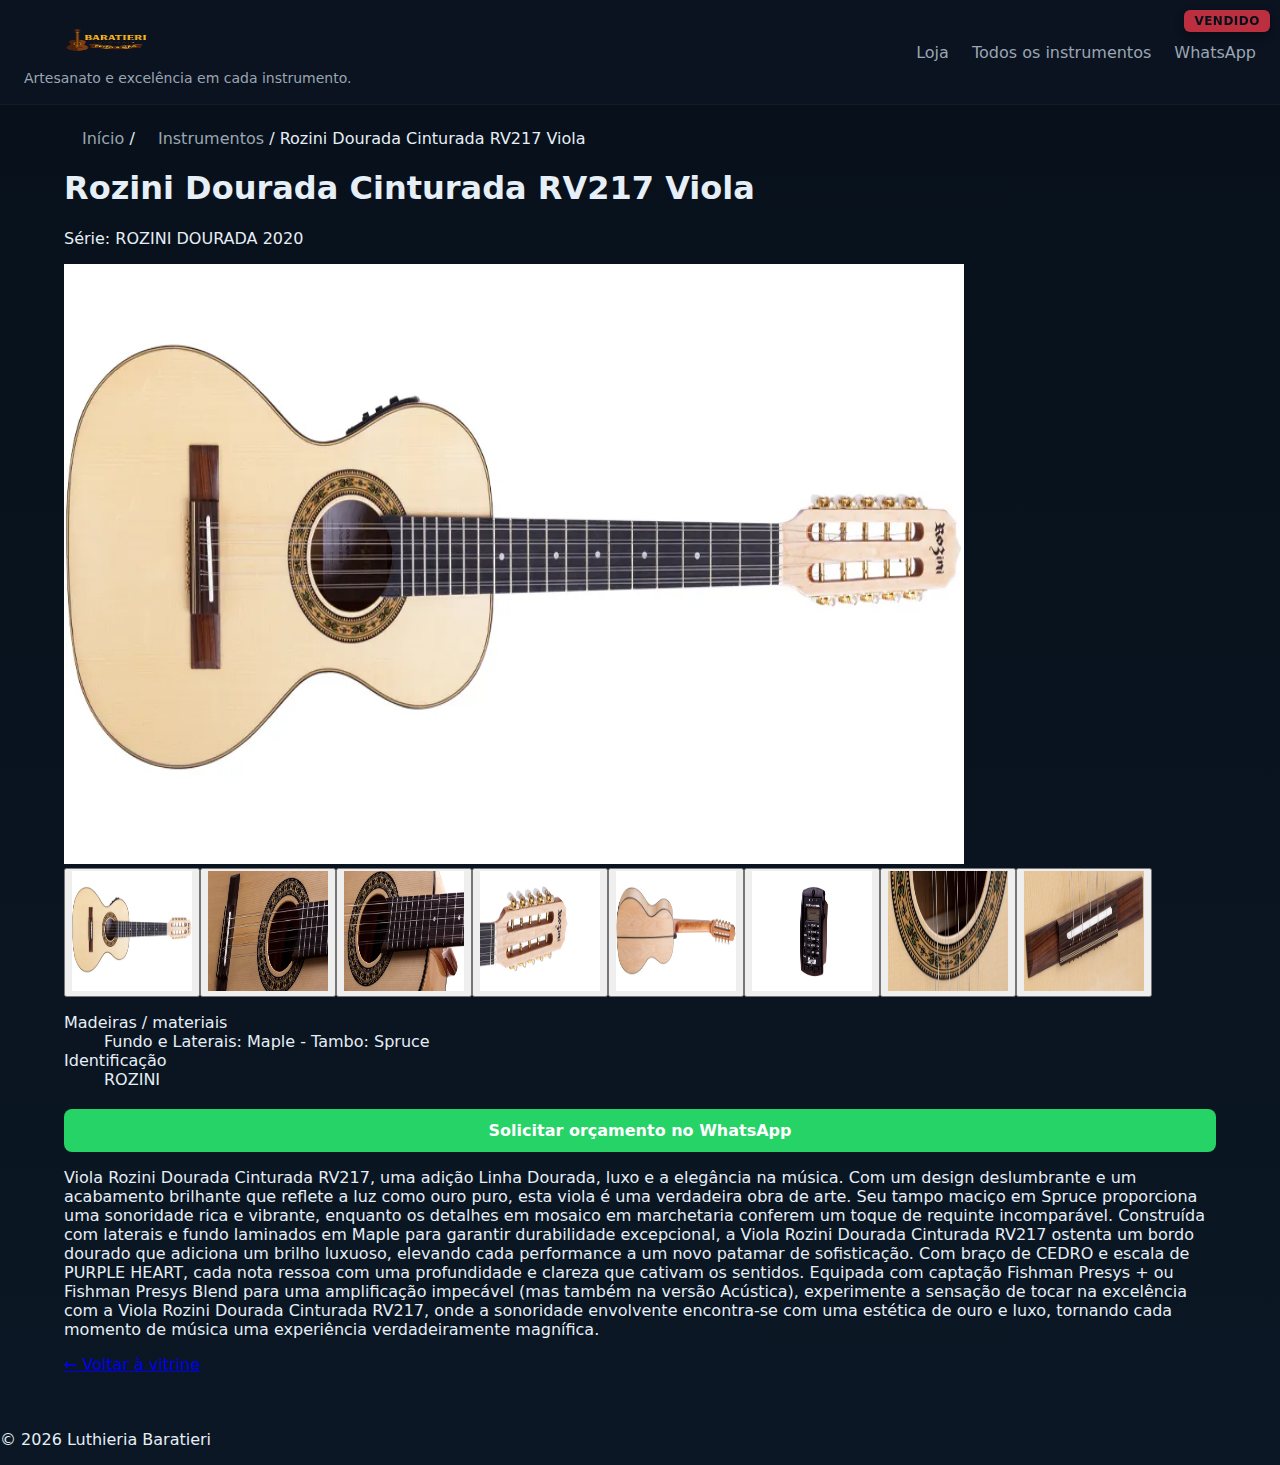
<file: instrumento/BL-PY31S4/index.html>
<!doctype html>
<html lang="pt-BR">
<head>
  <meta charset="utf-8" />
  <meta name="viewport" content="width=device-width, initial-scale=1" />
  <title>Rozini Dourada Cinturada RV217 Viola — Baratieri Luthieria</title>
  <meta name="description" content="Viola Rozini Dourada Cinturada RV217, uma adição Linha Dourada, luxo e a elegância na música. Com um design deslumbrante e um acabamento brilhante que ref…" />
  <link rel="canonical" href="https://loja.luthieriabaratieri.com.br/instrumento/BL-PY31S4/" />
  <meta property="og:title" content="Rozini Dourada Cinturada RV217 Viola — Baratieri Luthieria" />
  <meta property="og:description" content="Viola Rozini Dourada Cinturada RV217, uma adição Linha Dourada, luxo e a elegância na música. Com um design deslumbrante e um acabamento brilhante que ref…" />
  <meta property="og:url" content="https://loja.luthieriabaratieri.com.br/instrumento/BL-PY31S4/" />
  <meta property="og:type" content="product" />
  <meta property="og:locale" content="pt_BR" />
  <meta property="og:image" content="https://loja.luthieriabaratieri.com.br/images/instrumentos/BL-PY31S4/1.webp" />
  <meta name="twitter:card" content="summary_large_image" />
  <meta name="twitter:title" content="Rozini Dourada Cinturada RV217 Viola — Baratieri Luthieria" />
  <meta name="twitter:description" content="Viola Rozini Dourada Cinturada RV217, uma adição Linha Dourada, luxo e a elegância na música. Com um design deslumbrante e um acabamento brilhante que ref…" />
  <meta name="twitter:image" content="https://loja.luthieriabaratieri.com.br/images/instrumentos/BL-PY31S4/1.webp" />
  <link rel="icon" href="/logos/favicon.png" />
  <link rel="stylesheet" href="../../vitrine.css" />
  <script type="application/ld+json">{"@context":"https://schema.org","@type":"Product","name":"Rozini Dourada Cinturada RV217 Viola","description":"Viola Rozini Dourada Cinturada RV217, uma adição Linha Dourada, luxo e a elegância na música. Com um design deslumbrante e um acabamento brilhante que reflete a luz como ouro puro, esta viola é uma verdadeira obra de arte. Seu tampo maciço em Spruce proporciona uma sonoridade rica e vibrante, enquanto os detalhes em mosaico em marchetaria conferem um toque de requinte incomparável. Construída com laterais e fundo laminados em Maple para garantir durabilidade excepcional, a Viola Rozini Dourada…","sku":"ROZINI","url":"https://loja.luthieriabaratieri.com.br/instrumento/BL-PY31S4/","brand":{"@type":"Brand","name":"Baratieri Luthieria"},"offers":{"@type":"Offer","availability":"https://schema.org/OutOfStock","priceCurrency":"BRL","url":"https://loja.luthieriabaratieri.com.br/instrumento/BL-PY31S4/","seller":{"@type":"Organization","name":"Baratieri Luthieria"}},"image":["https://loja.luthieriabaratieri.com.br/images/instrumentos/BL-PY31S4/1.webp","https://loja.luthieriabaratieri.com.br/images/instrumentos/BL-PY31S4/2.webp","https://loja.luthieriabaratieri.com.br/images/instrumentos/BL-PY31S4/3.webp","https://loja.luthieriabaratieri.com.br/images/instrumentos/BL-PY31S4/4.webp","https://loja.luthieriabaratieri.com.br/images/instrumentos/BL-PY31S4/5.webp","https://loja.luthieriabaratieri.com.br/images/instrumentos/BL-PY31S4/6.webp","https://loja.luthieriabaratieri.com.br/images/instrumentos/BL-PY31S4/7.webp","https://loja.luthieriabaratieri.com.br/images/instrumentos/BL-PY31S4/8.webp"]}</script>
</head>
<body class="instrument-page">
  <header class="app-header">
    <div class="brand">
      <a href="../../" class="ficha-brand-link"><img src="../../logos/logotipo.png" alt="Luthieria Baratieri" class="logo-header" width="180" height="48" /></a>
      <p>Artesanato e excelência em cada instrumento.</p>
    </div>
    <nav>
      <a href="../../#vitrine">Loja</a>
      <a href="../../#vitrine">Todos os instrumentos</a>
      <a href="https://wa.me/5545920028659" target="_blank" rel="noopener">WhatsApp</a>
    </nav>
  </header>

  <main class="wrap ficha-main">
    <nav class="ficha-breadcrumb" aria-label="Navegação">
      <a href="../../">Início</a>
      <span aria-hidden="true"> / </span>
      <a href="../../#vitrine">Instrumentos</a>
      <span aria-hidden="true"> / </span>
      <span>Rozini Dourada Cinturada RV217 Viola</span>
    </nav>

    <article>
      <h1 class="ficha-title">Rozini Dourada Cinturada RV217 Viola</h1>
      <p class="ficha-meta">
        <span class="status-tag vendido">Vendido</span>
        <span class="ficha-serie">Série: ROZINI</span>
        <span class="ficha-linha">DOURADA</span>
        <span class="ficha-ano">2020</span>
      </p>

      <div class="ficha-layout">
        <div class="ficha-gallery-block">
          <div class="ficha-hero"><img id="ficha-hero" class="ficha-hero-img" src="../../images/instrumentos/BL-PY31S4/1.webp" alt="Rozini Dourada Cinturada RV217 Viola" width="900" height="600" fetchpriority="high" /></div>
          <div class="ficha-thumbs" role="list"><button type="button" class="ficha-thumb is-active" data-src="../../images/instrumentos/BL-PY31S4/1.webp" aria-label="Foto 1"><img src="../../images/instrumentos/BL-PY31S4/1.webp" alt="" loading="lazy" width="120" height="120" /></button><button type="button" class="ficha-thumb" data-src="../../images/instrumentos/BL-PY31S4/2.webp" aria-label="Foto 2"><img src="../../images/instrumentos/BL-PY31S4/2.webp" alt="" loading="lazy" width="120" height="120" /></button><button type="button" class="ficha-thumb" data-src="../../images/instrumentos/BL-PY31S4/3.webp" aria-label="Foto 3"><img src="../../images/instrumentos/BL-PY31S4/3.webp" alt="" loading="lazy" width="120" height="120" /></button><button type="button" class="ficha-thumb" data-src="../../images/instrumentos/BL-PY31S4/4.webp" aria-label="Foto 4"><img src="../../images/instrumentos/BL-PY31S4/4.webp" alt="" loading="lazy" width="120" height="120" /></button><button type="button" class="ficha-thumb" data-src="../../images/instrumentos/BL-PY31S4/5.webp" aria-label="Foto 5"><img src="../../images/instrumentos/BL-PY31S4/5.webp" alt="" loading="lazy" width="120" height="120" /></button><button type="button" class="ficha-thumb" data-src="../../images/instrumentos/BL-PY31S4/6.webp" aria-label="Foto 6"><img src="../../images/instrumentos/BL-PY31S4/6.webp" alt="" loading="lazy" width="120" height="120" /></button><button type="button" class="ficha-thumb" data-src="../../images/instrumentos/BL-PY31S4/7.webp" aria-label="Foto 7"><img src="../../images/instrumentos/BL-PY31S4/7.webp" alt="" loading="lazy" width="120" height="120" /></button><button type="button" class="ficha-thumb" data-src="../../images/instrumentos/BL-PY31S4/8.webp" aria-label="Foto 8"><img src="../../images/instrumentos/BL-PY31S4/8.webp" alt="" loading="lazy" width="120" height="120" /></button></div>
        </div>
        <div class="ficha-side">
          <dl class="ficha-dl">
            <dt>Madeiras / materiais</dt><dd>Fundo e Laterais: Maple - Tambo: Spruce</dd>
            <dt>Identificação</dt><dd>ROZINI</dd>
          </dl>
          <p class="ficha-cta-wrap">
            <a class="btn-whatsapp" href="https://wa.me/5545920028659?text=Ol%C3%A1%2C%20gostaria%20de%20solicitar%20um%20or%C3%A7amento%20para%20o%20instrumento%20%22Rozini%20Dourada%20Cinturada%20RV217%20Viola%22%20(S%C3%A9rie%3A%20ROZINI)." target="_blank" rel="noopener">Solicitar orçamento no WhatsApp</a>
          </p>
        </div>
      </div>

      <div class="ficha-body instrument-prose">Viola Rozini Dourada Cinturada RV217, uma adição Linha Dourada, luxo e a elegância na música. Com um design deslumbrante e um acabamento brilhante que reflete a luz como ouro puro, esta viola é uma verdadeira obra de arte. Seu tampo maciço em Spruce proporciona uma sonoridade rica e vibrante, enquanto os detalhes em mosaico em marchetaria conferem um toque de requinte incomparável.

Construída com laterais e fundo laminados em Maple para garantir durabilidade excepcional, a Viola Rozini Dourada Cinturada RV217 ostenta um bordo dourado que adiciona um brilho luxuoso, elevando cada performance a um novo patamar de sofisticação. Com braço de CEDRO e escala de PURPLE HEART, cada nota ressoa com uma profundidade e clareza que cativam os sentidos. Equipada com captação Fishman Presys + ou Fishman Presys Blend para uma amplificação impecável (mas também na versão Acústica), experimente a sensação de tocar na excelência com a Viola Rozini Dourada Cinturada RV217, onde a sonoridade envolvente encontra-se com uma estética de ouro e luxo, tornando cada momento de música uma experiência verdadeiramente magnífica.</div>

      <p class="ficha-back"><a href="../../#vitrine">← Voltar à vitrine</a></p>
    </article>
  </main>

  <footer class="footer ficha-footer-min">
    <p class="footer-copy">&copy; 2026 Luthieria Baratieri</p>
  </footer>
  <script>
(function(){
  var hero=document.getElementById('ficha-hero');
  if(!hero)return;
  document.querySelectorAll('.ficha-thumb').forEach(function(btn){
    btn.addEventListener('click',function(){
      var src=btn.getAttribute('data-src');
      if(src)hero.src=src;
      document.querySelectorAll('.ficha-thumb').forEach(function(b){b.classList.remove('is-active');});
      btn.classList.add('is-active');
    });
  });
})();
</script>
</body>
</html>
</file>
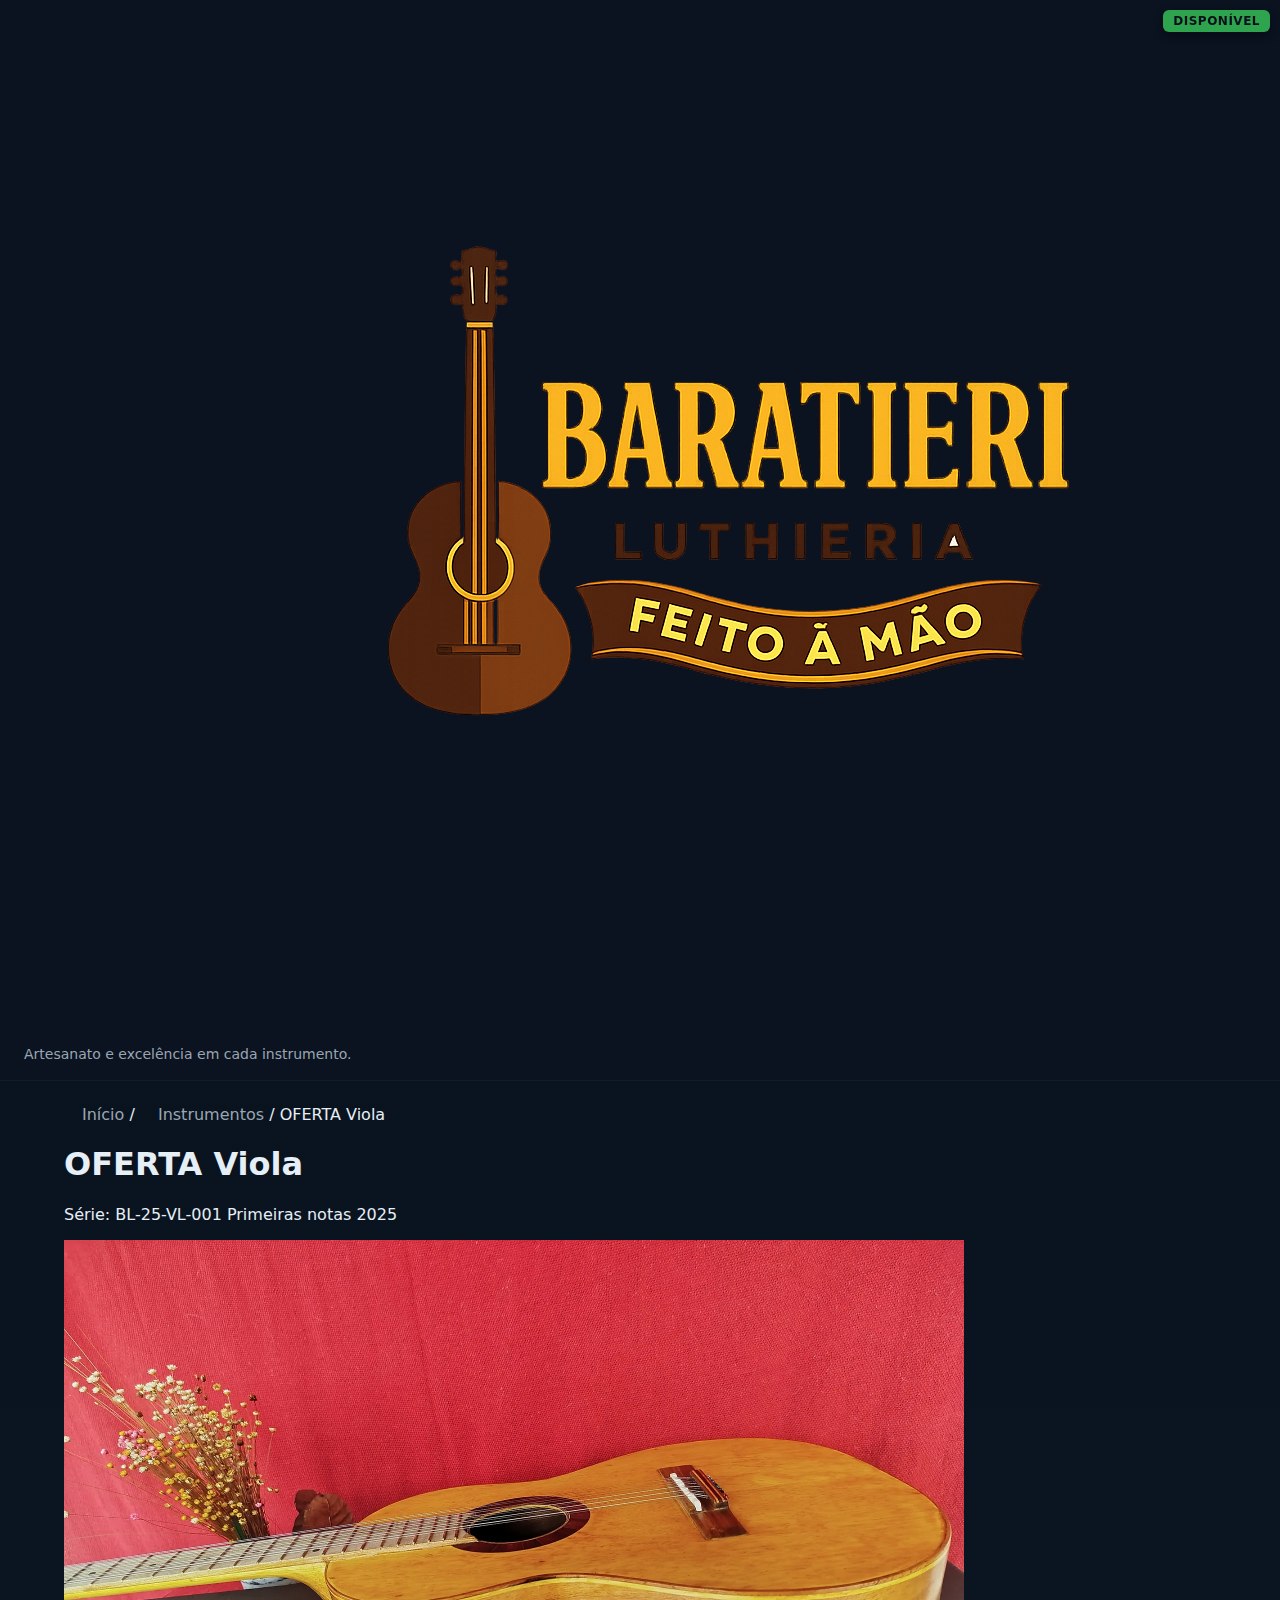
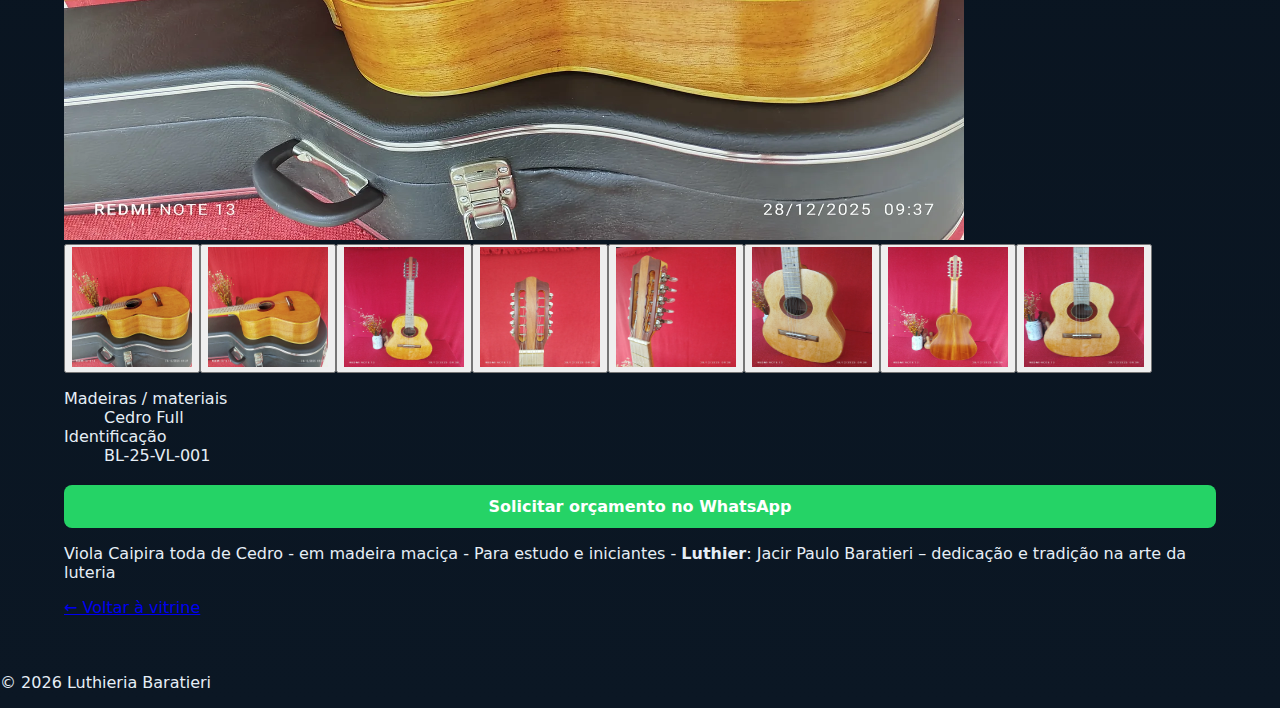
<file: instrumento/BL-PY73U3/index.html>
<!doctype html>
<html lang="pt-BR">
<head>
  <meta charset="utf-8" />
  <meta name="viewport" content="width=device-width, initial-scale=1" />
  <title>OFERTA Viola — Baratieri Luthieria</title>
  <meta name="description" content="Viola Caipira toda de Cedro - em madeira maciça - Para estudo e iniciantes - Luthier : Jacir Paulo Baratieri – dedicação e tradição na arte da luteria" />
  <link rel="canonical" href="https://loja.luthieriabaratieri.com.br/instrumento/BL-PY73U3/" />
  <meta property="og:title" content="OFERTA Viola — Baratieri Luthieria" />
  <meta property="og:description" content="Viola Caipira toda de Cedro - em madeira maciça - Para estudo e iniciantes - Luthier : Jacir Paulo Baratieri – dedicação e tradição na arte da luteria" />
  <meta property="og:url" content="https://loja.luthieriabaratieri.com.br/instrumento/BL-PY73U3/" />
  <meta property="og:type" content="product" />
  <meta property="og:locale" content="pt_BR" />
  <meta property="og:image" content="https://loja.luthieriabaratieri.com.br/images/instrumentos/BL-PY73U3/1.webp" />
  <meta name="twitter:card" content="summary_large_image" />
  <meta name="twitter:title" content="OFERTA Viola — Baratieri Luthieria" />
  <meta name="twitter:description" content="Viola Caipira toda de Cedro - em madeira maciça - Para estudo e iniciantes - Luthier : Jacir Paulo Baratieri – dedicação e tradição na arte da luteria" />
  <meta name="twitter:image" content="https://loja.luthieriabaratieri.com.br/images/instrumentos/BL-PY73U3/1.webp" />
  <link rel="icon" href="/logos/favicon.png" />
  <link rel="stylesheet" href="../../vitrine.css" />
  <script type="application/ld+json">{"@context":"https://schema.org","@type":"Product","name":"OFERTA Viola","description":"Viola Caipira toda de Cedro - em madeira maciça - Para estudo e iniciantes - Luthier : Jacir Paulo Baratieri – dedicação e tradição na arte da luteria","sku":"BL-25-VL-001","url":"https://loja.luthieriabaratieri.com.br/instrumento/BL-PY73U3/","brand":{"@type":"Brand","name":"Baratieri Luthieria"},"offers":{"@type":"Offer","availability":"https://schema.org/InStock","priceCurrency":"BRL","url":"https://loja.luthieriabaratieri.com.br/instrumento/BL-PY73U3/","seller":{"@type":"Organization","name":"Baratieri Luthieria"}},"image":["https://loja.luthieriabaratieri.com.br/images/instrumentos/BL-PY73U3/1.webp","https://loja.luthieriabaratieri.com.br/images/instrumentos/BL-PY73U3/3.webp","https://loja.luthieriabaratieri.com.br/images/instrumentos/BL-PY73U3/4.webp","https://loja.luthieriabaratieri.com.br/images/instrumentos/BL-PY73U3/5.webp","https://loja.luthieriabaratieri.com.br/images/instrumentos/BL-PY73U3/6.webp","https://loja.luthieriabaratieri.com.br/images/instrumentos/BL-PY73U3/7.webp","https://loja.luthieriabaratieri.com.br/images/instrumentos/BL-PY73U3/8.webp","https://loja.luthieriabaratieri.com.br/images/instrumentos/BL-PY73U3/9.webp"]}</script>
</head>
<body class="instrument-page">
  <header class="app-header ficha-header">
    <div class="brand ficha-brand">
      <a href="../../" class="ficha-brand-link"><img src="../../logos/logotipo.png" alt="Luthieria Baratieri" class="logo-header ficha-logo" /></a>
      <p class="ficha-tagline">Artesanato e excelência em cada instrumento.</p>
    </div>
    <nav class="ficha-nav" aria-label="Navegação da loja">
      <a href="../../">Início</a>
      <a href="../../#vitrine">Vitrine</a>
      <a href="https://wa.me/5545920028659" target="_blank" rel="noopener">WhatsApp</a>
    </nav>
  </header>

  <main class="wrap ficha-main">
    <nav class="ficha-breadcrumb" aria-label="Navegação">
      <a href="../../">Início</a>
      <span aria-hidden="true"> / </span>
      <a href="../../#vitrine">Instrumentos</a>
      <span aria-hidden="true"> / </span>
      <span>OFERTA Viola</span>
    </nav>

    <article>
      <h1 class="ficha-title">OFERTA Viola</h1>
      <p class="ficha-meta">
        <span class="status-tag disponível">Disponível</span>
        <span class="ficha-serie">Série: BL-25-VL-001</span>
        <span class="ficha-linha">Primeiras notas</span>
        <span class="ficha-ano">2025</span>
      </p>

      <div class="ficha-layout">
        <div class="ficha-gallery-block">
          <div class="ficha-hero"><img id="ficha-hero" class="ficha-hero-img" src="../../images/instrumentos/BL-PY73U3/1.webp" alt="OFERTA Viola" width="900" height="600" fetchpriority="high" /></div>
          <div class="ficha-thumbs" role="list"><button type="button" class="ficha-thumb is-active" data-src="../../images/instrumentos/BL-PY73U3/1.webp" aria-label="Foto 1"><img src="../../images/instrumentos/BL-PY73U3/1.webp" alt="" loading="lazy" width="120" height="120" /></button><button type="button" class="ficha-thumb" data-src="../../images/instrumentos/BL-PY73U3/3.webp" aria-label="Foto 2"><img src="../../images/instrumentos/BL-PY73U3/3.webp" alt="" loading="lazy" width="120" height="120" /></button><button type="button" class="ficha-thumb" data-src="../../images/instrumentos/BL-PY73U3/4.webp" aria-label="Foto 3"><img src="../../images/instrumentos/BL-PY73U3/4.webp" alt="" loading="lazy" width="120" height="120" /></button><button type="button" class="ficha-thumb" data-src="../../images/instrumentos/BL-PY73U3/5.webp" aria-label="Foto 4"><img src="../../images/instrumentos/BL-PY73U3/5.webp" alt="" loading="lazy" width="120" height="120" /></button><button type="button" class="ficha-thumb" data-src="../../images/instrumentos/BL-PY73U3/6.webp" aria-label="Foto 5"><img src="../../images/instrumentos/BL-PY73U3/6.webp" alt="" loading="lazy" width="120" height="120" /></button><button type="button" class="ficha-thumb" data-src="../../images/instrumentos/BL-PY73U3/7.webp" aria-label="Foto 6"><img src="../../images/instrumentos/BL-PY73U3/7.webp" alt="" loading="lazy" width="120" height="120" /></button><button type="button" class="ficha-thumb" data-src="../../images/instrumentos/BL-PY73U3/8.webp" aria-label="Foto 7"><img src="../../images/instrumentos/BL-PY73U3/8.webp" alt="" loading="lazy" width="120" height="120" /></button><button type="button" class="ficha-thumb" data-src="../../images/instrumentos/BL-PY73U3/9.webp" aria-label="Foto 8"><img src="../../images/instrumentos/BL-PY73U3/9.webp" alt="" loading="lazy" width="120" height="120" /></button></div>
        </div>
        <div class="ficha-side">
          <dl class="ficha-dl">
            <dt>Madeiras / materiais</dt><dd>Cedro Full</dd>
            <dt>Identificação</dt><dd>BL-25-VL-001</dd>
          </dl>
          <p class="ficha-cta-wrap">
            <a class="btn-whatsapp" href="https://wa.me/5545920028659?text=Ol%C3%A1%2C%20gostaria%20de%20solicitar%20um%20or%C3%A7amento%20para%20o%20instrumento%20%22OFERTA%20Viola%22%20(S%C3%A9rie%3A%20BL-25-VL-001)." target="_blank" rel="noopener">Solicitar orçamento no WhatsApp</a>
          </p>
        </div>
      </div>

      <div class="ficha-body instrument-prose">Viola Caipira toda de Cedro -  em madeira maciça - Para estudo e iniciantes
- <b>Luthier</b>: Jacir Paulo Baratieri – dedicação e tradição na arte da luteria</div>

      <p class="ficha-back"><a href="../../#vitrine">← Voltar à vitrine</a></p>
    </article>
  </main>

  <footer class="footer ficha-footer-min">
    <p class="footer-copy">&copy; 2026 Luthieria Baratieri</p>
  </footer>
  <script>
(function(){
  var hero=document.getElementById('ficha-hero');
  if(!hero)return;
  document.querySelectorAll('.ficha-thumb').forEach(function(btn){
    btn.addEventListener('click',function(){
      var src=btn.getAttribute('data-src');
      if(src)hero.src=src;
      document.querySelectorAll('.ficha-thumb').forEach(function(b){b.classList.remove('is-active');});
      btn.classList.add('is-active');
    });
  });
})();
</script>
</body>
</html>
</file>
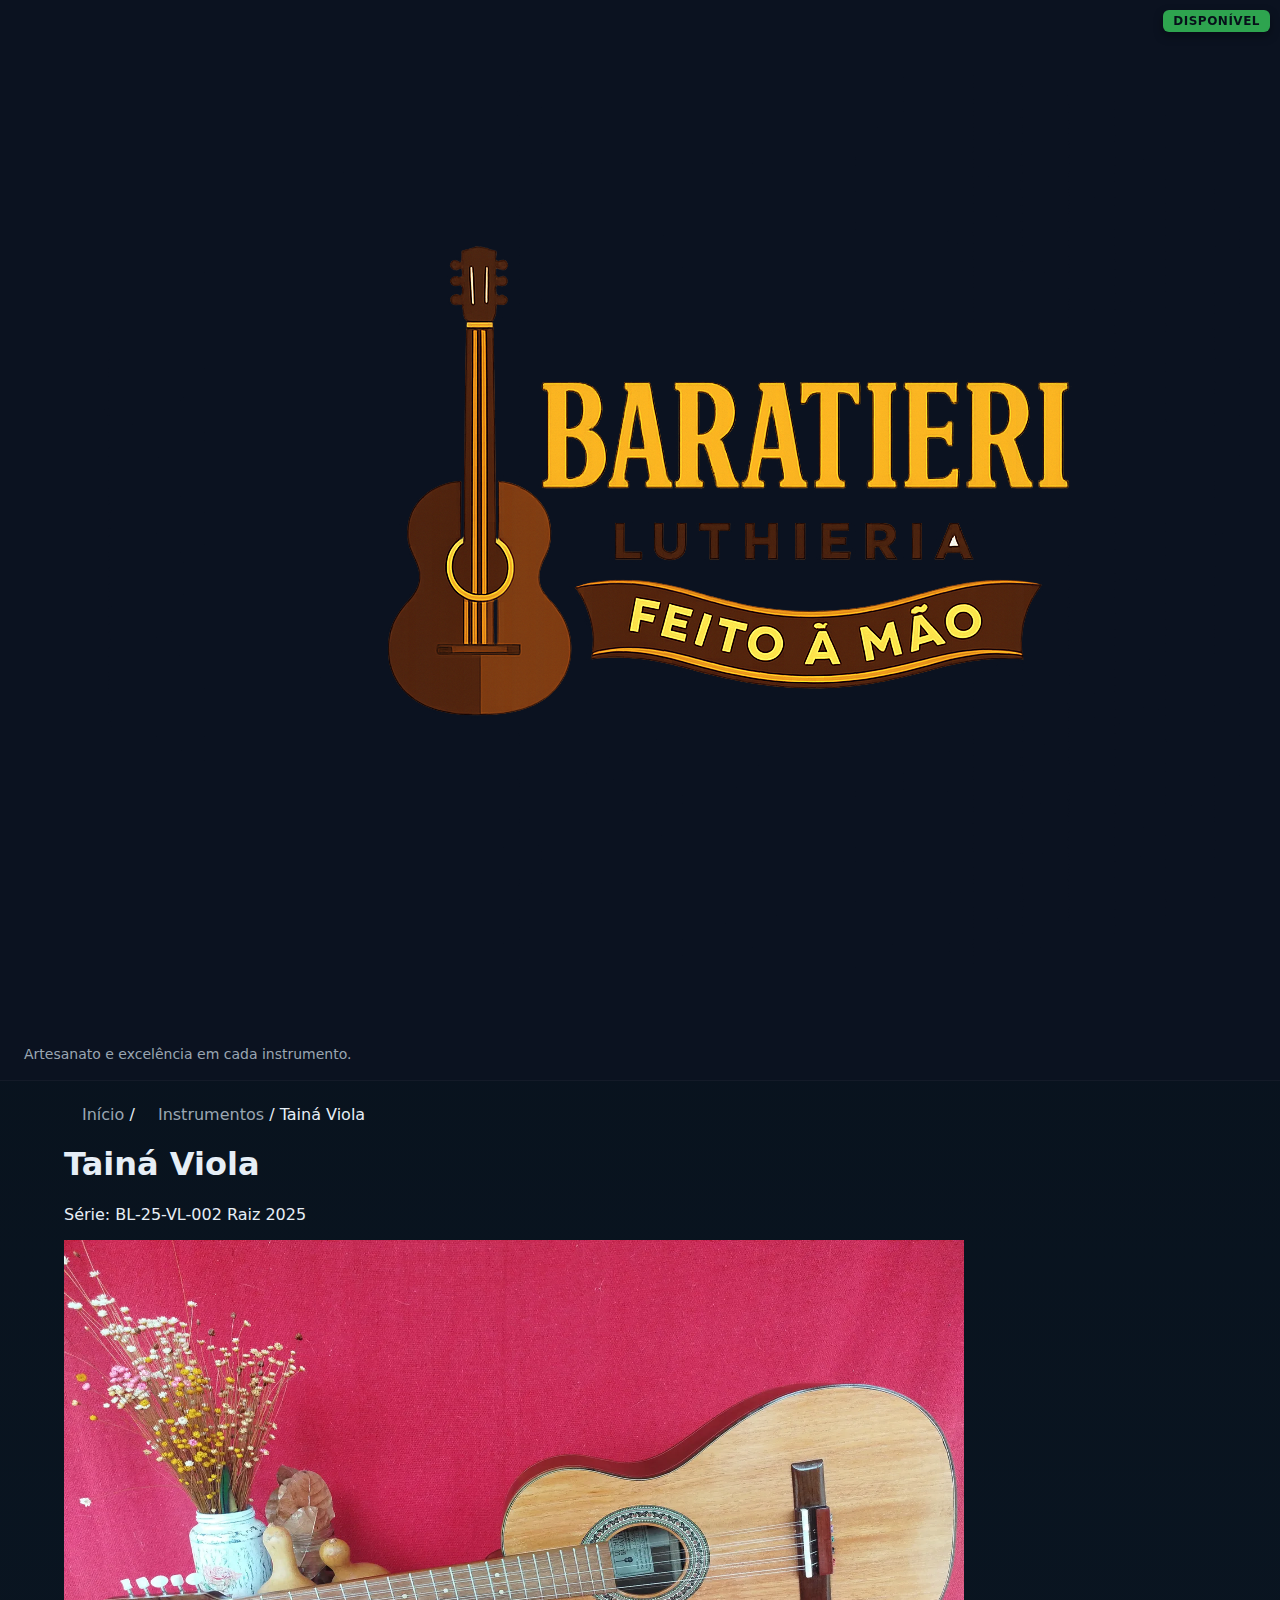
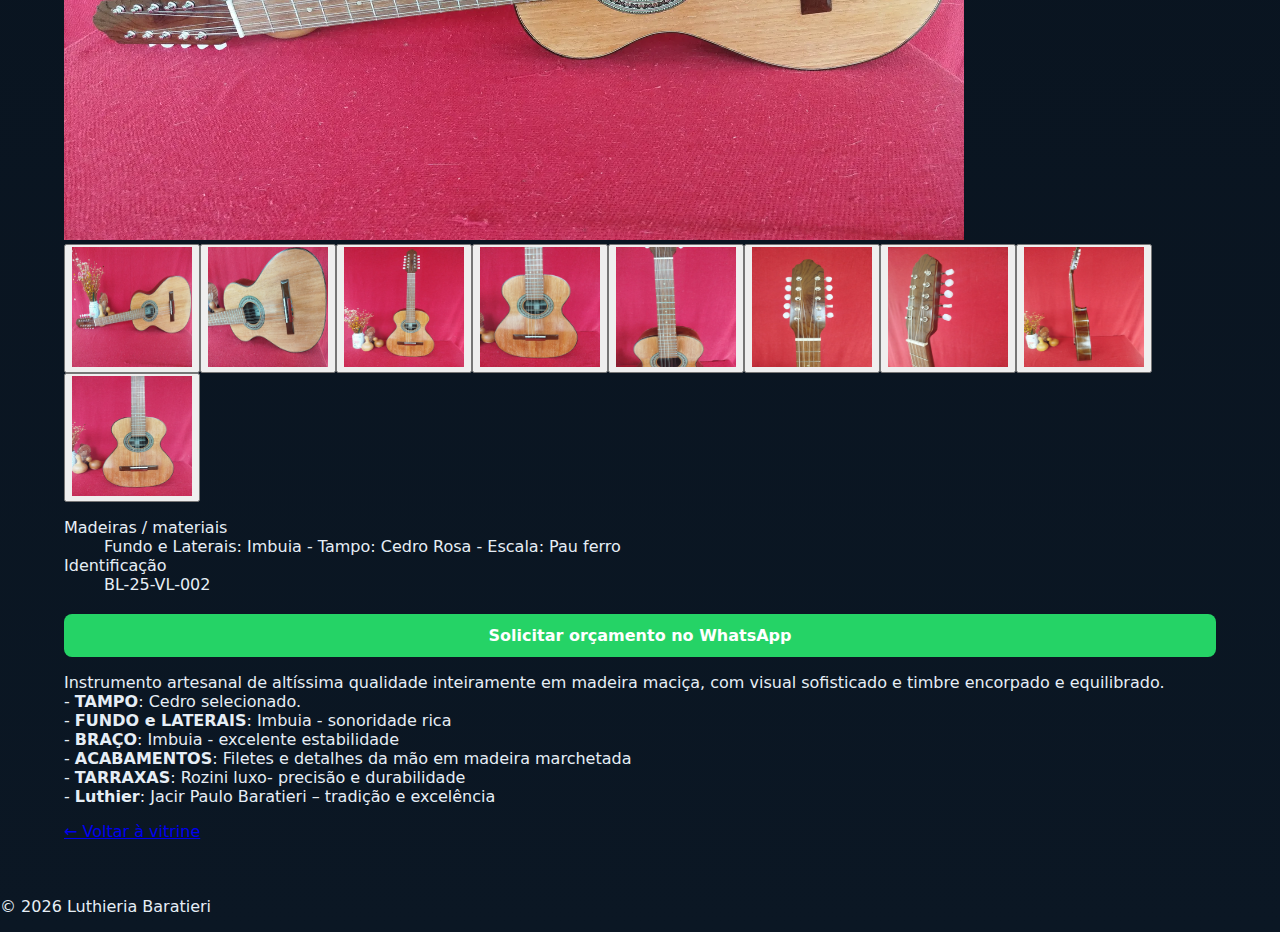
<file: instrumento/BL-XRDBX8/index.html>
<!doctype html>
<html lang="pt-BR">
<head>
  <meta charset="utf-8" />
  <meta name="viewport" content="width=device-width, initial-scale=1" />
  <title>Tainá Viola — Baratieri Luthieria</title>
  <meta name="description" content="Instrumento artesanal de altíssima qualidade inteiramente em madeira maciça, com visual sofisticado e timbre encorpado e equilibrado. - TAMPO : Cedro sele…" />
  <link rel="canonical" href="https://loja.luthieriabaratieri.com.br/instrumento/BL-XRDBX8/" />
  <meta property="og:title" content="Tainá Viola — Baratieri Luthieria" />
  <meta property="og:description" content="Instrumento artesanal de altíssima qualidade inteiramente em madeira maciça, com visual sofisticado e timbre encorpado e equilibrado. - TAMPO : Cedro sele…" />
  <meta property="og:url" content="https://loja.luthieriabaratieri.com.br/instrumento/BL-XRDBX8/" />
  <meta property="og:type" content="product" />
  <meta property="og:locale" content="pt_BR" />
  <meta property="og:image" content="https://loja.luthieriabaratieri.com.br/images/instrumentos/BL-XRDBX8/1.webp" />
  <meta name="twitter:card" content="summary_large_image" />
  <meta name="twitter:title" content="Tainá Viola — Baratieri Luthieria" />
  <meta name="twitter:description" content="Instrumento artesanal de altíssima qualidade inteiramente em madeira maciça, com visual sofisticado e timbre encorpado e equilibrado. - TAMPO : Cedro sele…" />
  <meta name="twitter:image" content="https://loja.luthieriabaratieri.com.br/images/instrumentos/BL-XRDBX8/1.webp" />
  <link rel="icon" href="/logos/favicon.png" />
  <link rel="stylesheet" href="../../vitrine.css" />
  <script type="application/ld+json">{"@context":"https://schema.org","@type":"Product","name":"Tainá Viola","description":"Instrumento artesanal de altíssima qualidade inteiramente em madeira maciça, com visual sofisticado e timbre encorpado e equilibrado. - TAMPO : Cedro selecionado. - FUNDO e LATERAIS : Imbuia - sonoridade rica - BRAÇO : Imbuia - excelente estabilidade - ACABAMENTOS : Filetes e detalhes da mão em madeira marchetada - TARRAXAS : Rozini luxo- precisão e durabilidade - Luthier : Jacir Paulo Baratieri – tradição e excelência","sku":"BL-25-VL-002","url":"https://loja.luthieriabaratieri.com.br/instrumento/BL-XRDBX8/","brand":{"@type":"Brand","name":"Baratieri Luthieria"},"offers":{"@type":"Offer","availability":"https://schema.org/InStock","priceCurrency":"BRL","url":"https://loja.luthieriabaratieri.com.br/instrumento/BL-XRDBX8/","seller":{"@type":"Organization","name":"Baratieri Luthieria"}},"image":["https://loja.luthieriabaratieri.com.br/images/instrumentos/BL-XRDBX8/1.webp","https://loja.luthieriabaratieri.com.br/images/instrumentos/BL-XRDBX8/2.webp","https://loja.luthieriabaratieri.com.br/images/instrumentos/BL-XRDBX8/3.webp","https://loja.luthieriabaratieri.com.br/images/instrumentos/BL-XRDBX8/4.webp","https://loja.luthieriabaratieri.com.br/images/instrumentos/BL-XRDBX8/5.webp","https://loja.luthieriabaratieri.com.br/images/instrumentos/BL-XRDBX8/6.webp","https://loja.luthieriabaratieri.com.br/images/instrumentos/BL-XRDBX8/7.webp","https://loja.luthieriabaratieri.com.br/images/instrumentos/BL-XRDBX8/8.webp","https://loja.luthieriabaratieri.com.br/images/instrumentos/BL-XRDBX8/9.webp"]}</script>
</head>
<body class="instrument-page">
  <header class="app-header ficha-header">
    <div class="brand ficha-brand">
      <a href="../../" class="ficha-brand-link"><img src="../../logos/logotipo.png" alt="Luthieria Baratieri" class="logo-header ficha-logo" /></a>
      <p class="ficha-tagline">Artesanato e excelência em cada instrumento.</p>
    </div>
    <nav class="ficha-nav" aria-label="Navegação da loja">
      <a href="../../">Início</a>
      <a href="../../#vitrine">Vitrine</a>
      <a href="https://wa.me/5545920028659" target="_blank" rel="noopener">WhatsApp</a>
    </nav>
  </header>

  <main class="wrap ficha-main">
    <nav class="ficha-breadcrumb" aria-label="Navegação">
      <a href="../../">Início</a>
      <span aria-hidden="true"> / </span>
      <a href="../../#vitrine">Instrumentos</a>
      <span aria-hidden="true"> / </span>
      <span>Tainá Viola</span>
    </nav>

    <article>
      <h1 class="ficha-title">Tainá Viola</h1>
      <p class="ficha-meta">
        <span class="status-tag disponível">Disponível</span>
        <span class="ficha-serie">Série: BL-25-VL-002</span>
        <span class="ficha-linha">Raiz</span>
        <span class="ficha-ano">2025</span>
      </p>

      <div class="ficha-layout">
        <div class="ficha-gallery-block">
          <div class="ficha-hero"><img id="ficha-hero" class="ficha-hero-img" src="../../images/instrumentos/BL-XRDBX8/1.webp" alt="Tainá Viola" width="900" height="600" fetchpriority="high" /></div>
          <div class="ficha-thumbs" role="list"><button type="button" class="ficha-thumb is-active" data-src="../../images/instrumentos/BL-XRDBX8/1.webp" aria-label="Foto 1"><img src="../../images/instrumentos/BL-XRDBX8/1.webp" alt="" loading="lazy" width="120" height="120" /></button><button type="button" class="ficha-thumb" data-src="../../images/instrumentos/BL-XRDBX8/2.webp" aria-label="Foto 2"><img src="../../images/instrumentos/BL-XRDBX8/2.webp" alt="" loading="lazy" width="120" height="120" /></button><button type="button" class="ficha-thumb" data-src="../../images/instrumentos/BL-XRDBX8/3.webp" aria-label="Foto 3"><img src="../../images/instrumentos/BL-XRDBX8/3.webp" alt="" loading="lazy" width="120" height="120" /></button><button type="button" class="ficha-thumb" data-src="../../images/instrumentos/BL-XRDBX8/4.webp" aria-label="Foto 4"><img src="../../images/instrumentos/BL-XRDBX8/4.webp" alt="" loading="lazy" width="120" height="120" /></button><button type="button" class="ficha-thumb" data-src="../../images/instrumentos/BL-XRDBX8/5.webp" aria-label="Foto 5"><img src="../../images/instrumentos/BL-XRDBX8/5.webp" alt="" loading="lazy" width="120" height="120" /></button><button type="button" class="ficha-thumb" data-src="../../images/instrumentos/BL-XRDBX8/6.webp" aria-label="Foto 6"><img src="../../images/instrumentos/BL-XRDBX8/6.webp" alt="" loading="lazy" width="120" height="120" /></button><button type="button" class="ficha-thumb" data-src="../../images/instrumentos/BL-XRDBX8/7.webp" aria-label="Foto 7"><img src="../../images/instrumentos/BL-XRDBX8/7.webp" alt="" loading="lazy" width="120" height="120" /></button><button type="button" class="ficha-thumb" data-src="../../images/instrumentos/BL-XRDBX8/8.webp" aria-label="Foto 8"><img src="../../images/instrumentos/BL-XRDBX8/8.webp" alt="" loading="lazy" width="120" height="120" /></button><button type="button" class="ficha-thumb" data-src="../../images/instrumentos/BL-XRDBX8/9.webp" aria-label="Foto 9"><img src="../../images/instrumentos/BL-XRDBX8/9.webp" alt="" loading="lazy" width="120" height="120" /></button></div>
        </div>
        <div class="ficha-side">
          <dl class="ficha-dl">
            <dt>Madeiras / materiais</dt><dd>Fundo e Laterais: Imbuia - Tampo:  Cedro Rosa - Escala: Pau ferro</dd>
            <dt>Identificação</dt><dd>BL-25-VL-002</dd>
          </dl>
          <p class="ficha-cta-wrap">
            <a class="btn-whatsapp" href="https://wa.me/5545920028659?text=Ol%C3%A1%2C%20gostaria%20de%20solicitar%20um%20or%C3%A7amento%20para%20o%20instrumento%20%22Tain%C3%A1%20Viola%22%20(S%C3%A9rie%3A%20BL-25-VL-002)." target="_blank" rel="noopener">Solicitar orçamento no WhatsApp</a>
          </p>
        </div>
      </div>

      <div class="ficha-body instrument-prose">Instrumento artesanal de altíssima qualidade inteiramente em madeira maciça, com visual sofisticado e timbre encorpado e equilibrado. <br>- <b>TAMPO</b>: Cedro selecionado. <br>- <b>FUNDO e LATERAIS</b>: Imbuia - sonoridade rica <br>- <b>BRAÇO</b>: Imbuia - excelente estabilidade  <br>- <b>ACABAMENTOS</b>: Filetes e detalhes da mão em madeira marchetada <br>- <b>TARRAXAS</b>: Rozini luxo- precisão e durabilidade <br>- <b>Luthier</b>: Jacir Paulo Baratieri – tradição e excelência</div>

      <p class="ficha-back"><a href="../../#vitrine">← Voltar à vitrine</a></p>
    </article>
  </main>

  <footer class="footer ficha-footer-min">
    <p class="footer-copy">&copy; 2026 Luthieria Baratieri</p>
  </footer>
  <script>
(function(){
  var hero=document.getElementById('ficha-hero');
  if(!hero)return;
  document.querySelectorAll('.ficha-thumb').forEach(function(btn){
    btn.addEventListener('click',function(){
      var src=btn.getAttribute('data-src');
      if(src)hero.src=src;
      document.querySelectorAll('.ficha-thumb').forEach(function(b){b.classList.remove('is-active');});
      btn.classList.add('is-active');
    });
  });
})();
</script>
</body>
</html>
</file>
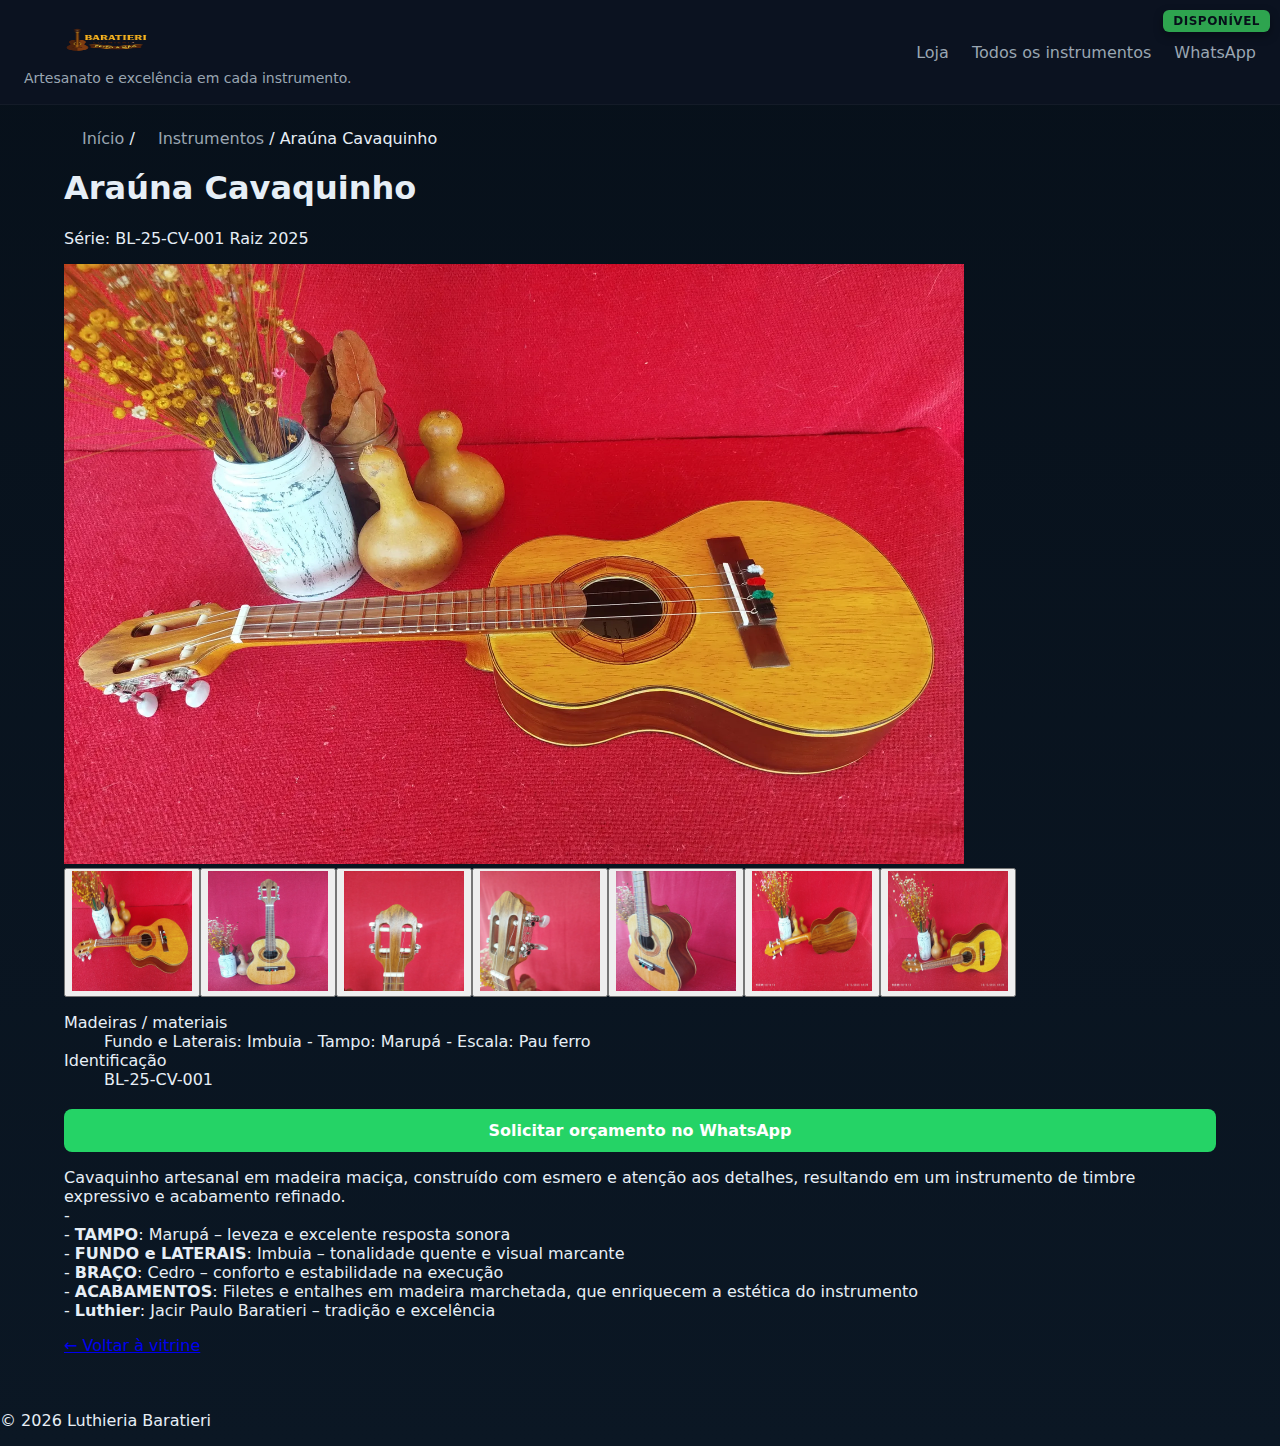
<file: instrumento/BL-XSXTIX/index.html>
<!doctype html>
<html lang="pt-BR">
<head>
  <meta charset="utf-8" />
  <meta name="viewport" content="width=device-width, initial-scale=1" />
  <title>Araúna Cavaquinho — Baratieri Luthieria</title>
  <meta name="description" content="Cavaquinho artesanal em madeira maciça, construído com esmero e atenção aos detalhes, resultando em um instrumento de timbre expressivo e acabamento refin…" />
  <link rel="canonical" href="https://loja.luthieriabaratieri.com.br/instrumento/BL-XSXTIX/" />
  <meta property="og:title" content="Araúna Cavaquinho — Baratieri Luthieria" />
  <meta property="og:description" content="Cavaquinho artesanal em madeira maciça, construído com esmero e atenção aos detalhes, resultando em um instrumento de timbre expressivo e acabamento refin…" />
  <meta property="og:url" content="https://loja.luthieriabaratieri.com.br/instrumento/BL-XSXTIX/" />
  <meta property="og:type" content="product" />
  <meta property="og:locale" content="pt_BR" />
  <meta property="og:image" content="https://loja.luthieriabaratieri.com.br/images/instrumentos/BL-XSXTIX/1.webp" />
  <meta name="twitter:card" content="summary_large_image" />
  <meta name="twitter:title" content="Araúna Cavaquinho — Baratieri Luthieria" />
  <meta name="twitter:description" content="Cavaquinho artesanal em madeira maciça, construído com esmero e atenção aos detalhes, resultando em um instrumento de timbre expressivo e acabamento refin…" />
  <meta name="twitter:image" content="https://loja.luthieriabaratieri.com.br/images/instrumentos/BL-XSXTIX/1.webp" />
  <link rel="icon" href="/logos/favicon.png" />
  <link rel="stylesheet" href="../../vitrine.css" />
  <script type="application/ld+json">{"@context":"https://schema.org","@type":"Product","name":"Araúna Cavaquinho","description":"Cavaquinho artesanal em madeira maciça, construído com esmero e atenção aos detalhes, resultando em um instrumento de timbre expressivo e acabamento refinado. - - TAMPO : Marupá – leveza e excelente resposta sonora - FUNDO e LATERAIS : Imbuia – tonalidade quente e visual marcante - BRAÇO : Cedro – conforto e estabilidade na execução - ACABAMENTOS : Filetes e entalhes em madeira marchetada, que enriquecem a estética do instrumento - Luthier : Jacir Paulo Baratieri – tradição e excelência","sku":"BL-25-CV-001","url":"https://loja.luthieriabaratieri.com.br/instrumento/BL-XSXTIX/","brand":{"@type":"Brand","name":"Baratieri Luthieria"},"offers":{"@type":"Offer","availability":"https://schema.org/InStock","priceCurrency":"BRL","url":"https://loja.luthieriabaratieri.com.br/instrumento/BL-XSXTIX/","seller":{"@type":"Organization","name":"Baratieri Luthieria"}},"image":["https://loja.luthieriabaratieri.com.br/images/instrumentos/BL-XSXTIX/1.webp","https://loja.luthieriabaratieri.com.br/images/instrumentos/BL-XSXTIX/2.webp","https://loja.luthieriabaratieri.com.br/images/instrumentos/BL-XSXTIX/3.webp","https://loja.luthieriabaratieri.com.br/images/instrumentos/BL-XSXTIX/4.webp","https://loja.luthieriabaratieri.com.br/images/instrumentos/BL-XSXTIX/5.webp","https://loja.luthieriabaratieri.com.br/images/instrumentos/BL-XSXTIX/6.webp","https://loja.luthieriabaratieri.com.br/images/instrumentos/BL-XSXTIX/7.webp"]}</script>
</head>
<body class="instrument-page">
  <header class="app-header">
    <div class="brand">
      <a href="../../" class="ficha-brand-link"><img src="../../logos/logotipo.png" alt="Luthieria Baratieri" class="logo-header" width="180" height="48" /></a>
      <p>Artesanato e excelência em cada instrumento.</p>
    </div>
    <nav>
      <a href="../../#vitrine">Loja</a>
      <a href="../../#vitrine">Todos os instrumentos</a>
      <a href="https://wa.me/5545920028659" target="_blank" rel="noopener">WhatsApp</a>
    </nav>
  </header>

  <main class="wrap ficha-main">
    <nav class="ficha-breadcrumb" aria-label="Navegação">
      <a href="../../">Início</a>
      <span aria-hidden="true"> / </span>
      <a href="../../#vitrine">Instrumentos</a>
      <span aria-hidden="true"> / </span>
      <span>Araúna Cavaquinho</span>
    </nav>

    <article>
      <h1 class="ficha-title">Araúna Cavaquinho</h1>
      <p class="ficha-meta">
        <span class="status-tag disponível">Disponível</span>
        <span class="ficha-serie">Série: BL-25-CV-001</span>
        <span class="ficha-linha">Raiz</span>
        <span class="ficha-ano">2025</span>
      </p>

      <div class="ficha-layout">
        <div class="ficha-gallery-block">
          <div class="ficha-hero"><img id="ficha-hero" class="ficha-hero-img" src="../../images/instrumentos/BL-XSXTIX/1.webp" alt="Araúna Cavaquinho" width="900" height="600" fetchpriority="high" /></div>
          <div class="ficha-thumbs" role="list"><button type="button" class="ficha-thumb is-active" data-src="../../images/instrumentos/BL-XSXTIX/1.webp" aria-label="Foto 1"><img src="../../images/instrumentos/BL-XSXTIX/1.webp" alt="" loading="lazy" width="120" height="120" /></button><button type="button" class="ficha-thumb" data-src="../../images/instrumentos/BL-XSXTIX/2.webp" aria-label="Foto 2"><img src="../../images/instrumentos/BL-XSXTIX/2.webp" alt="" loading="lazy" width="120" height="120" /></button><button type="button" class="ficha-thumb" data-src="../../images/instrumentos/BL-XSXTIX/3.webp" aria-label="Foto 3"><img src="../../images/instrumentos/BL-XSXTIX/3.webp" alt="" loading="lazy" width="120" height="120" /></button><button type="button" class="ficha-thumb" data-src="../../images/instrumentos/BL-XSXTIX/4.webp" aria-label="Foto 4"><img src="../../images/instrumentos/BL-XSXTIX/4.webp" alt="" loading="lazy" width="120" height="120" /></button><button type="button" class="ficha-thumb" data-src="../../images/instrumentos/BL-XSXTIX/5.webp" aria-label="Foto 5"><img src="../../images/instrumentos/BL-XSXTIX/5.webp" alt="" loading="lazy" width="120" height="120" /></button><button type="button" class="ficha-thumb" data-src="../../images/instrumentos/BL-XSXTIX/6.webp" aria-label="Foto 6"><img src="../../images/instrumentos/BL-XSXTIX/6.webp" alt="" loading="lazy" width="120" height="120" /></button><button type="button" class="ficha-thumb" data-src="../../images/instrumentos/BL-XSXTIX/7.webp" aria-label="Foto 7"><img src="../../images/instrumentos/BL-XSXTIX/7.webp" alt="" loading="lazy" width="120" height="120" /></button></div>
        </div>
        <div class="ficha-side">
          <dl class="ficha-dl">
            <dt>Madeiras / materiais</dt><dd>Fundo e Laterais: Imbuia - Tampo:  Marupá - Escala: Pau ferro</dd>
            <dt>Identificação</dt><dd>BL-25-CV-001</dd>
          </dl>
          <p class="ficha-cta-wrap">
            <a class="btn-whatsapp" href="https://wa.me/5545920028659?text=Ol%C3%A1%2C%20gostaria%20de%20solicitar%20um%20or%C3%A7amento%20para%20o%20instrumento%20%22Ara%C3%BAna%20Cavaquinho%22%20(S%C3%A9rie%3A%20BL-25-CV-001)." target="_blank" rel="noopener">Solicitar orçamento no WhatsApp</a>
          </p>
        </div>
      </div>

      <div class="ficha-body instrument-prose">Cavaquinho artesanal em madeira maciça, construído com esmero e atenção aos detalhes, resultando em um instrumento de timbre expressivo e acabamento refinado.<br>- <br>- <b>TAMPO</b>: Marupá – leveza e excelente resposta sonora <br>- <b>FUNDO e LATERAIS</b>: Imbuia – tonalidade quente e visual marcante<br>- <b>BRAÇO</b>: Cedro – conforto e estabilidade na execução  <br>- <b>ACABAMENTOS</b>: Filetes e entalhes em madeira marchetada, que enriquecem a estética do instrumento <br>- <b>Luthier</b>: Jacir Paulo Baratieri – tradição e excelência</div>

      <p class="ficha-back"><a href="../../#vitrine">← Voltar à vitrine</a></p>
    </article>
  </main>

  <footer class="footer ficha-footer-min">
    <p class="footer-copy">&copy; 2026 Luthieria Baratieri</p>
  </footer>
  <script>
(function(){
  var hero=document.getElementById('ficha-hero');
  if(!hero)return;
  document.querySelectorAll('.ficha-thumb').forEach(function(btn){
    btn.addEventListener('click',function(){
      var src=btn.getAttribute('data-src');
      if(src)hero.src=src;
      document.querySelectorAll('.ficha-thumb').forEach(function(b){b.classList.remove('is-active');});
      btn.classList.add('is-active');
    });
  });
})();
</script>
</body>
</html>
</file>
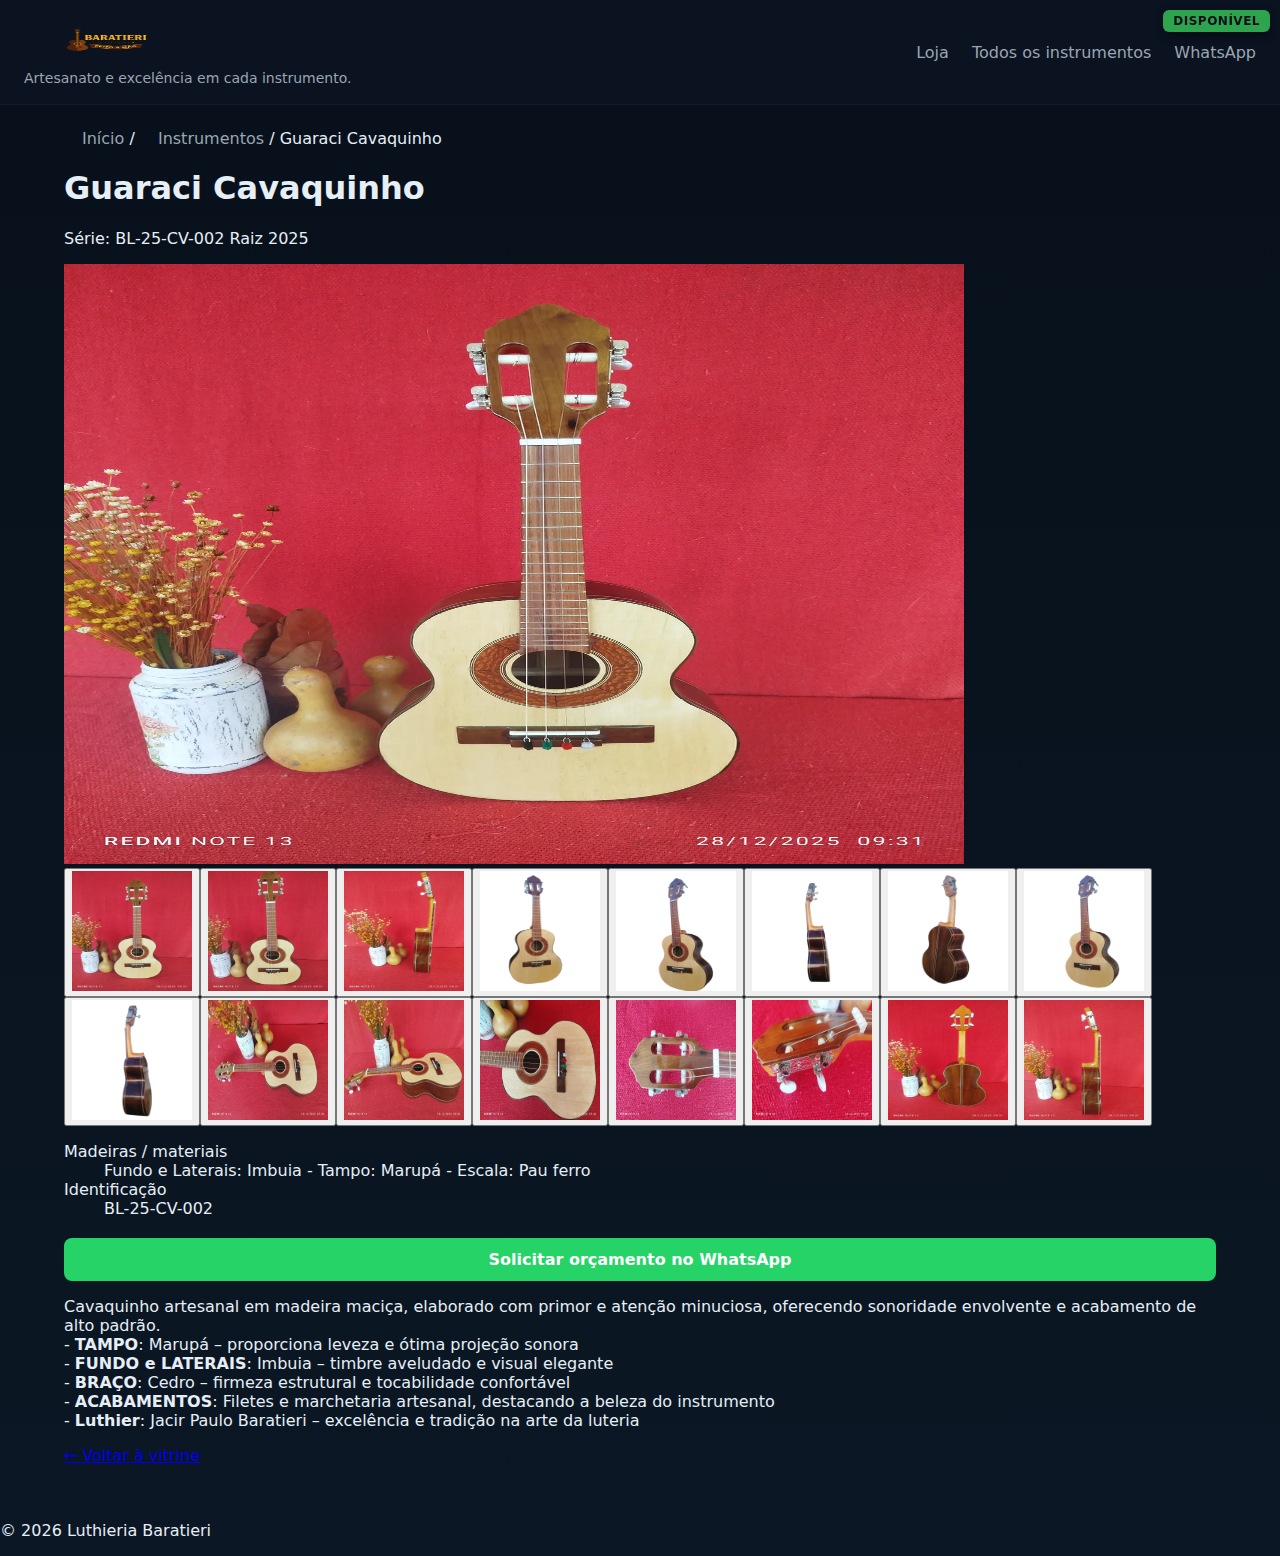
<file: instrumento/BL-XTLQ2J/index.html>
<!doctype html>
<html lang="pt-BR">
<head>
  <meta charset="utf-8" />
  <meta name="viewport" content="width=device-width, initial-scale=1" />
  <title>Guaraci Cavaquinho — Baratieri Luthieria</title>
  <meta name="description" content="Cavaquinho artesanal em madeira maciça, elaborado com primor e atenção minuciosa, oferecendo sonoridade envolvente e acabamento de alto padrão. - TAMPO :…" />
  <link rel="canonical" href="https://loja.luthieriabaratieri.com.br/instrumento/BL-XTLQ2J/" />
  <meta property="og:title" content="Guaraci Cavaquinho — Baratieri Luthieria" />
  <meta property="og:description" content="Cavaquinho artesanal em madeira maciça, elaborado com primor e atenção minuciosa, oferecendo sonoridade envolvente e acabamento de alto padrão. - TAMPO :…" />
  <meta property="og:url" content="https://loja.luthieriabaratieri.com.br/instrumento/BL-XTLQ2J/" />
  <meta property="og:type" content="product" />
  <meta property="og:locale" content="pt_BR" />
  <meta property="og:image" content="https://loja.luthieriabaratieri.com.br/images/instrumentos/BL-XTLQ2J/1.webp" />
  <meta name="twitter:card" content="summary_large_image" />
  <meta name="twitter:title" content="Guaraci Cavaquinho — Baratieri Luthieria" />
  <meta name="twitter:description" content="Cavaquinho artesanal em madeira maciça, elaborado com primor e atenção minuciosa, oferecendo sonoridade envolvente e acabamento de alto padrão. - TAMPO :…" />
  <meta name="twitter:image" content="https://loja.luthieriabaratieri.com.br/images/instrumentos/BL-XTLQ2J/1.webp" />
  <link rel="icon" href="/logos/favicon.png" />
  <link rel="stylesheet" href="../../vitrine.css" />
  <script type="application/ld+json">{"@context":"https://schema.org","@type":"Product","name":"Guaraci Cavaquinho","description":"Cavaquinho artesanal em madeira maciça, elaborado com primor e atenção minuciosa, oferecendo sonoridade envolvente e acabamento de alto padrão. - TAMPO : Marupá – proporciona leveza e ótima projeção sonora - FUNDO e LATERAIS : Imbuia – timbre aveludado e visual elegante - BRAÇO : Cedro – firmeza estrutural e tocabilidade confortável - ACABAMENTOS : Filetes e marchetaria artesanal, destacando a beleza do instrumento - Luthier : Jacir Paulo Baratieri – excelência e tradição na arte da luteria","sku":"BL-25-CV-002","url":"https://loja.luthieriabaratieri.com.br/instrumento/BL-XTLQ2J/","brand":{"@type":"Brand","name":"Baratieri Luthieria"},"offers":{"@type":"Offer","availability":"https://schema.org/InStock","priceCurrency":"BRL","url":"https://loja.luthieriabaratieri.com.br/instrumento/BL-XTLQ2J/","seller":{"@type":"Organization","name":"Baratieri Luthieria"}},"image":["https://loja.luthieriabaratieri.com.br/images/instrumentos/BL-XTLQ2J/1.webp","https://loja.luthieriabaratieri.com.br/images/instrumentos/BL-XTLQ2J/2.webp","https://loja.luthieriabaratieri.com.br/images/instrumentos/BL-XTLQ2J/3.webp","https://loja.luthieriabaratieri.com.br/images/instrumentos/BL-XTLQ2J/4.webp","https://loja.luthieriabaratieri.com.br/images/instrumentos/BL-XTLQ2J/5.webp","https://loja.luthieriabaratieri.com.br/images/instrumentos/BL-XTLQ2J/6.webp","https://loja.luthieriabaratieri.com.br/images/instrumentos/BL-XTLQ2J/7.webp","https://loja.luthieriabaratieri.com.br/images/instrumentos/BL-XTLQ2J/8.webp","https://loja.luthieriabaratieri.com.br/images/instrumentos/BL-XTLQ2J/9.webp","https://loja.luthieriabaratieri.com.br/images/instrumentos/BL-XTLQ2J/10.webp","https://loja.luthieriabaratieri.com.br/images/instrumentos/BL-XTLQ2J/11.webp","https://loja.luthieriabaratieri.com.br/images/instrumentos/BL-XTLQ2J/12.webp","https://loja.luthieriabaratieri.com.br/images/instrumentos/BL-XTLQ2J/13.webp","https://loja.luthieriabaratieri.com.br/images/instrumentos/BL-XTLQ2J/14.webp","https://loja.luthieriabaratieri.com.br/images/instrumentos/BL-XTLQ2J/15.webp","https://loja.luthieriabaratieri.com.br/images/instrumentos/BL-XTLQ2J/16.webp"]}</script>
</head>
<body class="instrument-page">
  <header class="app-header">
    <div class="brand">
      <a href="../../" class="ficha-brand-link"><img src="../../logos/logotipo.png" alt="Luthieria Baratieri" class="logo-header" width="180" height="48" /></a>
      <p>Artesanato e excelência em cada instrumento.</p>
    </div>
    <nav>
      <a href="../../#vitrine">Loja</a>
      <a href="../../#vitrine">Todos os instrumentos</a>
      <a href="https://wa.me/5545920028659" target="_blank" rel="noopener">WhatsApp</a>
    </nav>
  </header>

  <main class="wrap ficha-main">
    <nav class="ficha-breadcrumb" aria-label="Navegação">
      <a href="../../">Início</a>
      <span aria-hidden="true"> / </span>
      <a href="../../#vitrine">Instrumentos</a>
      <span aria-hidden="true"> / </span>
      <span>Guaraci Cavaquinho</span>
    </nav>

    <article>
      <h1 class="ficha-title">Guaraci Cavaquinho</h1>
      <p class="ficha-meta">
        <span class="status-tag disponível">Disponível</span>
        <span class="ficha-serie">Série: BL-25-CV-002</span>
        <span class="ficha-linha">Raiz</span>
        <span class="ficha-ano">2025</span>
      </p>

      <div class="ficha-layout">
        <div class="ficha-gallery-block">
          <div class="ficha-hero"><img id="ficha-hero" class="ficha-hero-img" src="../../images/instrumentos/BL-XTLQ2J/1.webp" alt="Guaraci Cavaquinho" width="900" height="600" fetchpriority="high" /></div>
          <div class="ficha-thumbs" role="list"><button type="button" class="ficha-thumb is-active" data-src="../../images/instrumentos/BL-XTLQ2J/1.webp" aria-label="Foto 1"><img src="../../images/instrumentos/BL-XTLQ2J/1.webp" alt="" loading="lazy" width="120" height="120" /></button><button type="button" class="ficha-thumb" data-src="../../images/instrumentos/BL-XTLQ2J/2.webp" aria-label="Foto 2"><img src="../../images/instrumentos/BL-XTLQ2J/2.webp" alt="" loading="lazy" width="120" height="120" /></button><button type="button" class="ficha-thumb" data-src="../../images/instrumentos/BL-XTLQ2J/3.webp" aria-label="Foto 3"><img src="../../images/instrumentos/BL-XTLQ2J/3.webp" alt="" loading="lazy" width="120" height="120" /></button><button type="button" class="ficha-thumb" data-src="../../images/instrumentos/BL-XTLQ2J/4.webp" aria-label="Foto 4"><img src="../../images/instrumentos/BL-XTLQ2J/4.webp" alt="" loading="lazy" width="120" height="120" /></button><button type="button" class="ficha-thumb" data-src="../../images/instrumentos/BL-XTLQ2J/5.webp" aria-label="Foto 5"><img src="../../images/instrumentos/BL-XTLQ2J/5.webp" alt="" loading="lazy" width="120" height="120" /></button><button type="button" class="ficha-thumb" data-src="../../images/instrumentos/BL-XTLQ2J/6.webp" aria-label="Foto 6"><img src="../../images/instrumentos/BL-XTLQ2J/6.webp" alt="" loading="lazy" width="120" height="120" /></button><button type="button" class="ficha-thumb" data-src="../../images/instrumentos/BL-XTLQ2J/7.webp" aria-label="Foto 7"><img src="../../images/instrumentos/BL-XTLQ2J/7.webp" alt="" loading="lazy" width="120" height="120" /></button><button type="button" class="ficha-thumb" data-src="../../images/instrumentos/BL-XTLQ2J/8.webp" aria-label="Foto 8"><img src="../../images/instrumentos/BL-XTLQ2J/8.webp" alt="" loading="lazy" width="120" height="120" /></button><button type="button" class="ficha-thumb" data-src="../../images/instrumentos/BL-XTLQ2J/9.webp" aria-label="Foto 9"><img src="../../images/instrumentos/BL-XTLQ2J/9.webp" alt="" loading="lazy" width="120" height="120" /></button><button type="button" class="ficha-thumb" data-src="../../images/instrumentos/BL-XTLQ2J/10.webp" aria-label="Foto 10"><img src="../../images/instrumentos/BL-XTLQ2J/10.webp" alt="" loading="lazy" width="120" height="120" /></button><button type="button" class="ficha-thumb" data-src="../../images/instrumentos/BL-XTLQ2J/11.webp" aria-label="Foto 11"><img src="../../images/instrumentos/BL-XTLQ2J/11.webp" alt="" loading="lazy" width="120" height="120" /></button><button type="button" class="ficha-thumb" data-src="../../images/instrumentos/BL-XTLQ2J/12.webp" aria-label="Foto 12"><img src="../../images/instrumentos/BL-XTLQ2J/12.webp" alt="" loading="lazy" width="120" height="120" /></button><button type="button" class="ficha-thumb" data-src="../../images/instrumentos/BL-XTLQ2J/13.webp" aria-label="Foto 13"><img src="../../images/instrumentos/BL-XTLQ2J/13.webp" alt="" loading="lazy" width="120" height="120" /></button><button type="button" class="ficha-thumb" data-src="../../images/instrumentos/BL-XTLQ2J/14.webp" aria-label="Foto 14"><img src="../../images/instrumentos/BL-XTLQ2J/14.webp" alt="" loading="lazy" width="120" height="120" /></button><button type="button" class="ficha-thumb" data-src="../../images/instrumentos/BL-XTLQ2J/15.webp" aria-label="Foto 15"><img src="../../images/instrumentos/BL-XTLQ2J/15.webp" alt="" loading="lazy" width="120" height="120" /></button><button type="button" class="ficha-thumb" data-src="../../images/instrumentos/BL-XTLQ2J/16.webp" aria-label="Foto 16"><img src="../../images/instrumentos/BL-XTLQ2J/16.webp" alt="" loading="lazy" width="120" height="120" /></button></div>
        </div>
        <div class="ficha-side">
          <dl class="ficha-dl">
            <dt>Madeiras / materiais</dt><dd>Fundo e Laterais: Imbuia - Tampo:  Marupá - Escala: Pau ferro</dd>
            <dt>Identificação</dt><dd>BL-25-CV-002</dd>
          </dl>
          <p class="ficha-cta-wrap">
            <a class="btn-whatsapp" href="https://wa.me/5545920028659?text=Ol%C3%A1%2C%20gostaria%20de%20solicitar%20um%20or%C3%A7amento%20para%20o%20instrumento%20%22Guaraci%20Cavaquinho%22%20(S%C3%A9rie%3A%20BL-25-CV-002)." target="_blank" rel="noopener">Solicitar orçamento no WhatsApp</a>
          </p>
        </div>
      </div>

      <div class="ficha-body instrument-prose">Cavaquinho artesanal em madeira maciça, elaborado com primor e atenção minuciosa, oferecendo sonoridade envolvente e acabamento de alto padrão.
<br>- <b>TAMPO</b>: Marupá – proporciona leveza e ótima projeção sonora
<br>- <b>FUNDO e LATERAIS</b>: Imbuia – timbre aveludado e visual elegante
<br>- <b>BRAÇO</b>: Cedro – firmeza estrutural e tocabilidade confortável
<br>- <b>ACABAMENTOS</b>: Filetes e marchetaria artesanal, destacando a beleza do instrumento
<br>- <b>Luthier</b>: Jacir Paulo Baratieri – excelência e tradição na arte da luteria</div>

      <p class="ficha-back"><a href="../../#vitrine">← Voltar à vitrine</a></p>
    </article>
  </main>

  <footer class="footer ficha-footer-min">
    <p class="footer-copy">&copy; 2026 Luthieria Baratieri</p>
  </footer>
  <script>
(function(){
  var hero=document.getElementById('ficha-hero');
  if(!hero)return;
  document.querySelectorAll('.ficha-thumb').forEach(function(btn){
    btn.addEventListener('click',function(){
      var src=btn.getAttribute('data-src');
      if(src)hero.src=src;
      document.querySelectorAll('.ficha-thumb').forEach(function(b){b.classList.remove('is-active');});
      btn.classList.add('is-active');
    });
  });
})();
</script>
</body>
</html>
</file>
<file: Admin/style.css>
:root{--bg:#0f1724;--card:#0b1220;--muted:#9aa6b2;--accent:#e3b23c;--success:#2ea44f;--danger:#dc3545}
*{box-sizing:border-box}
body{font-family:Inter, system-ui, -apple-system, 'Segoe UI', Roboto, 'Helvetica Neue', Arial; margin:0; background:linear-gradient(180deg,#07101a 0%, #0b1724 100%); color:#e6eef6; padding:24px}
.wrap{max-width:1200px;margin:0 auto}
header{display:flex;align-items:center;gap:16px;margin-bottom:18px}
.brand{display:flex;flex-direction:column}
.brand h1{margin:0;font-size:20px;letter-spacing:0.6px}
.brand p{margin:0;color:var(--muted);font-size:13px}

.controls{display:flex;gap:12px;flex-wrap:wrap;margin-bottom:14px}
.btn{background:var(--accent);color:#07101a;padding:8px 12px;border-radius:8px;border:none;cursor:pointer;font-weight:600}
.btn.ghost{background:transparent;color:var(--accent);border:1px solid rgba(227,178,60,0.15)}
.input,select{background:transparent;border:1px solid rgba(255,255,255,0.06);padding:8px 10px;border-radius:8px;color:inherit}

.grid{display:grid;grid-template-columns:1fr 360px;gap:18px}
.card{background:linear-gradient(180deg, rgba(255,255,255,0.02), rgba(255,255,255,0.01));padding:14px;border-radius:12px;box-shadow:0 6px 18px rgba(2,6,23,0.6)}

table{width:100%;border-collapse:collapse;font-size:14px}
th,td{padding:10px 8px;text-align:left;border-bottom:1px solid rgba(255,255,255,0.03)}
th{font-size:12px;color:var(--muted);text-transform:uppercase}
tr:hover td{background:linear-gradient(90deg, rgba(255,255,255,0.01), transparent)}

.status{padding:6px 8px;border-radius:999px;font-weight:700;font-size:12px}
.status.disponivel{background:rgba(46,164,79,0.12);color:var(--success)}
.status.vendido{background:rgba(220,53,69,0.08);color:var(--danger)}
.status.reservado{background:rgba(227,178,60,0.08);color:var(--accent)}

.small{font-size:13px;color:var(--muted)}
.muted{color:var(--muted)}
.actions button{margin-right:6px}

form .row{display:flex;gap:8px;margin-bottom:8px}
form label{font-size:13px;color:var(--muted);display:block;margin-bottom:6px}
textarea{width:100%;min-height:68px;background:transparent;border:1px solid rgba(255,255,255,0.04);padding:8px;border-radius:8px;color:inherit}

footer{margin-top:18px;color:var(--muted);font-size:13px}

/* responsive */
@media (max-width:900px){.grid{grid-template-columns:1fr}.controls{flex-direction:column} .card{padding:12px}}

/* subtle input focus */
.input:focus,select:focus,textarea:focus{outline:none;border-color:rgba(227,178,60,0.22);box-shadow:0 4px 18px rgba(227,178,60,0.06)}

.table-wrap{overflow:auto;max-height:56vh;padding-right:6px}
.tag{display:inline-block;padding:4px 8px;border-radius:999px;background:rgba(255,255,255,0.02);font-size:12px;color:var(--muted)}

.empty{padding:28px;text-align:center;color:var(--muted)}
.thumb{width:48px;height:36px;object-fit:cover;border-radius:6px;border:1px solid rgba(255,255,255,0.04)}
.gallery{display:flex;gap:8px;flex-wrap:wrap}
.modal{position:fixed;inset:0;background:rgba(2,6,23,0.8);display:flex;align-items:center;justify-content:center;padding:20px;z-index:999}
.modal .inner{background:var(--card);padding:12px;border-radius:10px;max-width:900px;max-height:86vh;overflow:auto}
.modal img{max-width:100%;height:auto;border-radius:8px}
</file>
<file: vitrine.css>
/* ===================================
 * 1. VARIÁVEIS DE COR
 * =================================== */
:root {
  --bg: #0f1724;
  --card: #0b1220;
  --muted: #9aa6b2;
  --accent: #e3b23c;
  --success: #2ea44f;
  --danger: #dc3545;
  --reserved: #e38c3c;
}

/* ===================================
 * 2. BASE E LAYOUT GERAL
 * =================================== */
* {
  box-sizing: border-box;
}

body {
  font-family: Inter, system-ui, -apple-system, 'Segoe UI', Roboto, 'Helvetica Neue', Arial;
  margin: 0;
  background: linear-gradient(180deg, #07101a 0%, #0b1724 100%);
  color: #e6eef6;
  padding: 0;
  min-height: 100vh;
}

.wrap {
  max-width: 1200px;
  margin: 0 auto;
  padding: 24px;
}

/* ===================================
 * 3. CABEÇALHO (HEADER)
 * =================================== */
.app-header {
  background: var(--card);
  padding: 18px 24px;
  display: flex;
  justify-content: space-between;
  align-items: center;
  border-bottom: 1px solid rgba(255, 255, 255, 0.04);
}

.app-header .brand h1 {
  margin: 0;
  font-size: 24px;
  letter-spacing: 0.6px;
  color: var(--accent);
}

.app-header .brand p {
  margin: 0;
  color: var(--muted);
  font-size: 14px;
}

nav a {
  color: var(--muted);
  text-decoration: none;
  margin-left: 18px;
  font-weight: 500;
  transition: color 0.2s;
}

nav a:hover {
  color: var(--accent);
}

/* ===================================
 * 4. VITRINE (LISTA DE INSTRUMENTOS)
 * =================================== */
.vitrine-container h2 {
  font-size: 28px;
  color: var(--accent);
  margin-top: 40px;
  margin-bottom: 24px;
  border-bottom: 2px solid rgba(227, 178, 60, 0.2);
  padding-bottom: 8px;
}

.grid-vitrine {
  display: grid;
  grid-template-columns: repeat(auto-fill, minmax(300px, 1fr));
  gap: 24px;
}

/* Card do Instrumento */
.instrument-card {
  background: var(--card);
  border-radius: 10px;
  overflow: hidden;
  box-shadow: 0 8px 16px rgba(0, 0, 0, 0.3);
  transition: transform 0.3s, box-shadow 0.3s;
  cursor: pointer;
  /* Indica que é clicável */
}

.instrument-card:hover {
  transform: translateY(-5px);
  box-shadow: 0 12px 24px rgba(227, 178, 60, 0.1);
}

.instrument-card .image-container {
  height: 400px;
  overflow: hidden;
  position: relative;
  background: #182230;
}

.instrument-card .image-container img {
  width: 100%;
  height: 100%;
  object-fit: cover;
  transition: opacity 0.3s;
}

.instrument-card .details {
  padding: 16px;
  position: relative;
}

.instrument-card .details h3 {
  margin: 0 0 4px 0;
  font-size: 20px;
  color: #fff;
}

.instrument-card .details p {
  margin: 0;
  font-size: 14px;
  color: var(--muted);
}

.instrument-card .details .linha {
  font-weight: 600;
  color: var(--accent);
  margin-top: 8px;
  display: block;
}

/* Estados de carregamento/erro */
.loading,
.error {
  grid-column: 1 / -1;
  text-align: center;
  padding: 50px;
  color: var(--muted);
  font-size: 18px;
}

/* ===================================
 * 5. STATUS TAGS
 * =================================== */

/* Estilo Base da Tag de Status (Usada no Card) */
.status-tag {
  position: absolute;
  top: 10px;
  right: 10px;
  padding: 4px 10px;
  border-radius: 6px;
  font-size: 12px;
  font-weight: 700;
  text-transform: uppercase;
  letter-spacing: 0.5px;
  color: #07101a;
  /* Cor do texto escura para contraste */
}

/* Cores de Fundo */
.status-tag.disponível {
  background: var(--success);
}

.status-tag.vendido {
  background: var(--danger);
}

.status-tag.reservado {
  background: var(--reserved);
}

/* Estilo da Tag de Status dentro do Modal (Flui com o texto) */
.modal-details .status-tag {
  position: static;
  /* Anula o absolute */
  top: auto;
  right: auto;
  display: inline-block;
  vertical-align: middle;
  padding: 2px 6px;
  font-size: 11px;
  margin-left: 8px;
  color: #07101a;
  /* Mantém a cor escura do texto */
}

/* ===================================
 * 6. MODAIS GERAIS (Sobre/Contato)
 * =================================== */
.modal {
  position: fixed;
  inset: 0;
  z-index: 1000;
  background-color: rgba(0, 0, 0, 0.9);
  display: none;
  justify-content: center;
  align-items: center;
}

.modal[aria-hidden="false"] {
  display: flex;
}


.modal-dialog {
  background: var(--card);
  padding: 20px;
  border-radius: 12px;
  width: 90%;
  max-width: 420px;

  /* 👇 AQUI ESTÁ A CHAVE */
  max-height: 90vh;
  overflow-y: auto;

  position: relative;
  color: #fff;
}


.modal-dialog h2 {
  color: var(--accent);
  margin-top: 0;
  border-bottom: 1px solid rgba(227, 178, 60, 0.2);
  padding-bottom: 8px;
  margin-bottom: 15px;
}

.modal-dialog a {
  color: var(--accent);
  text-decoration: none;
}

.modal-dialog .btn-close {
  background: var(--danger);
  color: #fff;
  border: none;
  padding: 8px 15px;
  border-radius: 6px;
  cursor: pointer;
  margin-top: 15px;
  display: block;
  width: 100%;
  font-weight: 600;
}
.modal-dialog h2,
.modal-dialog h3 {
  scroll-margin-top: 20px;
}


/* ===================================
 * 7. MODAL DE GALERIA (Ampliação do Instrumento) - AJUSTES DE DESKTOP
 * =================================== */

#image-modal.modal {
  background-color: rgba(0, 0, 0, 0.95);
}

.modal-inner {
  background: var(--card);
  padding: 20px;
  border-radius: 12px;
  max-width: 95%;
  width: 900px;
  height: 90vh; 
  max-height: 90vh;
  /* REMOVIDO: overflow-y: auto; (movemos o scroll para os filhos) */
  position: relative;
  display: grid;
  grid-template-columns: 2fr 1fr;
  gap: 20px;
  /* NOVO: Garante que as colunas se alinhem ao topo e ocupe o espaço */
  align-items: flex-start;
  /* NOVO: Gerencia o overflow do container pai */
  overflow: hidden;
}

.modal-close-btn {
  position: absolute;
  top: 10px;
  right: 10px;
  color: var(--muted);
  font-size: 30px;
  font-weight: bold;
  cursor: pointer;
  background: none;
  border: none;
  line-height: 1;
  transition: color 0.2s;
  z-index: 1001;
}

.modal-close-btn:hover {
  color: #fff;
}

/* Galeria de Imagens */
.gallery {
  display: flex;
  gap: 10px;
  /* AJUSTE: Limita a altura da galeria principal no desktop */
  max-height: 80vh;
  overflow: hidden;
}

.main-image-view {
  flex-grow: 1;
  height: 100%;
}

#modal-image-gallery img {
  /* Regra para todas as imagens no container de galeria */
  width: 100%;
  max-height: 500px;
  object-fit: contain;
  border-radius: 8px;
}

.thumbnails-list {
  display: flex;
  flex-direction: column;
  gap: 8px;
  overflow-y: auto;
  /* NOVO: Preenche a altura da galeria */
  max-height: 100%;
  padding-right: 5px;
  /* NOVO: Scroll-snap vertical para PC */
  scroll-snap-type: y mandatory;
}

.gallery .thumb {
  width: 80px;
  min-width: 80px;
  height: 80px;
  object-fit: cover;
  border-radius: 6px;
  cursor: pointer;
  opacity: 0.8;
  transition: opacity 0.2s, border 0.2s;
  border: 2px solid transparent;
  /* NOVO: Scroll-snap vertical para PC */
  scroll-snap-align: start;
}

.gallery .thumb:hover,
.gallery .thumb.active {
  opacity: 1;
  border-color: var(--accent);
}

/* Detalhes do Modal */
.modal-details {
  padding: 10px;
  border-left: 1px solid rgba(255, 255, 255, 0.05);
  /* NOVO: Ocupa 100% da altura da grid row e permite scroll APENAS aqui */
  height: 100%;
  overflow-y: auto;
  padding-right: 8px; /* evita corte da scrollbar */
}


.modal-details h3 {
  font-size: 22px;
  margin-top: 0;
}

.modal-details p {
  color: var(--muted);
  font-size: 15px;
}

/* Botão de Contato/Ação */
.btn-whatsapp {
  background: #25d366;
  color: #fff !important;
  padding: 12px 18px;
  border-radius: 8px;
  text-align: center;
  text-decoration: none;
  font-weight: 700;
  margin-top: 20px;
  display: block;
  transition: background 0.2s;
}

.btn-whatsapp:hover {
  background: #128c7e;
}

/* ===================================
 * 8. RODAPÉ (FOOTER)
 * =================================== */
.app-footer {
  text-align: center;
  padding: 24px 0;
  margin-top: 40px;
  font-size: 13px;
  color: var(--muted);
  border-top: 1px solid rgba(255, 255, 255, 0.04);
}

.footer-nav {
  margin: 10px 0;
}

.footer-nav a {
  color: var(--muted);
  text-decoration: none;
  margin: 0 10px;
  font-weight: 500;
  transition: color 0.2s;
}

.footer-nav a:hover {
  color: var(--accent);
}

.lista-servicos {
  margin: 16px 0;
  padding-left: 18px;
}

.lista-servicos li {
  margin-bottom: 8px;
  line-height: 1.4;
}

.lista-servicos strong {
  color: var(--muted);
}
.preco-ref {
  display: inline-block;
  margin-top: 4px;
  font-weight: 700;
  color: var(--accent);
  font-size: 14px;
}

.lista-servicos small {
  display: block;
  font-size: 12px;
  color: var(--muted);
  margin-top: 2px;
}

.small.muted {
  font-size: 12px;
  color: var(--muted);
  margin-top: 12px;
  line-height: 1.4;
}

.pacote-mais-procurado {
  position: relative;
}

.selo-mais-procurado {
  position: absolute;
  top: -10px;
  right: -10px;
  background: var(--accent);
  color: #07101a;
  font-size: 11px;
  font-weight: 800;
  padding: 6px 10px;
  border-radius: 999px;
  letter-spacing: 0.4px;
  text-transform: uppercase;
  box-shadow: 0 6px 14px rgba(0,0,0,0.35);
}


/* === FULLSCREEN GALLERY === */
.fullscreen-gallery {
  position: fixed;
  inset: 0;
  background: rgba(10, 10, 10, 0.96);
  z-index: 9999;
  display: flex;
}

.fs-track {
  display: flex;
  overflow-x: auto;
  scroll-snap-type: x mandatory;
  width: 100%;
  height: 100%;
}

.fs-track img {
  flex: 0 0 100%;
  max-width: 100%;
  max-height: 100%;
  object-fit: contain;
  scroll-snap-align: center;
  user-select: none;
}

.fs-close {
  position: fixed;
  top: 16px;
  right: 20px;
  font-size: 32px;
  background: none;
  border: none;
  color: #fff;
  cursor: pointer;
  z-index: 10000;
}

.instrument-card {
  border-radius: 14px;
  box-shadow:
    0 12px 28px rgba(0, 0, 0, 0.45),
    inset 0 0 0 1px rgba(255,255,255,0.03);
}
.instrument-card .image-container {
  height: 420px;
  background: linear-gradient(
    180deg,
    #121c2b 0%,
    #0b1220 100%
  );
}
.instrument-card .details h3 {
  font-size: 18px;
  letter-spacing: 0.4px;
}

.instrument-card .details .modelo {
  font-size: 13px;
  opacity: 0.85;
}

.instrument-card .details .linha {
  font-size: 12px;
  letter-spacing: 0.6px;
  text-transform: uppercase;
}
.status-tag {
  backdrop-filter: blur(6px);
  background: rgba(227, 178, 60, 0.85);
  box-shadow: 0 4px 10px rgba(0,0,0,.35);
}
.status-tag.vendido {
  background: rgba(220, 53, 69, 0.85);
}
.instrument-card:hover .image-container img {
  transform: scale(1.04);
}

.instrument-card .image-container img {
  transition: transform .6s ease;
}
.catalog-intro {
  max-width: 720px;
  margin: 0 0 32px;
  font-size: 15px;
  line-height: 1.6;
  color: var(--muted);
  letter-spacing: 0.3px;
}
.instrument-card[data-unique="true"] .image-container::after {
  content: "Peça Única";
  position: absolute;
  bottom: 12px;
  left: 12px;
  background: rgba(15, 23, 36, 0.75);
  color: var(--accent);
  font-size: 11px;
  padding: 6px 10px;
  border-radius: 999px;
  letter-spacing: 0.6px;
  text-transform: uppercase;
  backdrop-filter: blur(6px);
  box-shadow: 0 4px 10px rgba(0,0,0,.35);
  z-index: 2;
}
.instrument-card[data-status="vendido"] .image-container::after {
  content: "Obra Vendida";
  color: #fff;
  background: rgba(220, 53, 69, 0.85);
}



.instrument-card .image-container {
  position: relative;
}
.instrument-card .image-container img {
  position: relative;
  z-index: 1;
}
.instrument-card .image-container::after {
  transition: opacity .35s ease, transform .35s ease;
}

/* No hover do card, o selo some suavemente */
.instrument-card:hover .image-container::after {
  opacity: 0;
  transform: translateY(6px);
}

.pacotes-servicos {
  display: grid;
  gap: 16px;
  margin-top: 16px;
}

.pacote {
  background: rgba(255, 255, 255, 0.03);
  border: 1px solid rgba(255, 255, 255, 0.06);
  border-radius: 12px;
  padding: 16px;
}

.pacote h4 {
  margin: 0 0 8px;
  color: #fff;
  font-size: 16px;
  letter-spacing: 0.4px;
}

.pacote ul {
  padding-left: 18px;
  margin: 0 0 12px;
}

.pacote ul li {
  font-size: 14px;
  color: var(--muted);
  margin-bottom: 6px;
}

.pacote .preco-ref {
  font-size: 15px;
  font-weight: 700;
  color: var(--accent);
}

/* Destaques visuais */
.pacote.destaque {
  border-color: rgba(227, 178, 60, 0.5);
  background: rgba(227, 178, 60, 0.08);
}

.pacote.premium {
  border-color: rgba(255, 255, 255, 0.12);
}




/* ===================================
 * 9. RESPONSIVIDADE - AJUSTES DE MOBILE
 * =================================== */

/* Telas de tablet/modal (900px) */
@media (max-width: 900px) {

  /* Modal de Galeria */
 .modal-inner {
  grid-template-columns: 1fr;
  width: 95%;
  height: 95vh;          /* 🔑 altura real */
  max-height: 95vh;
  overflow-y: auto;     /* scroll ÚNICO */
  align-items: stretch;
}


  .modal-details {
    border-left: none;
    border-top: 1px solid rgba(255, 255, 255, 0.05);
    /* Remove as regras de desktop que causavam "bagunça" */
    height: auto;
    overflow-y: visible;
  }

  /* Galeria */
  .gallery {
    flex-direction: column;
    overflow-y: auto;
    padding-bottom: 15px;
    /* AJUSTE: Limita a altura da galeria no mobile para não estourar */
    max-height: 70vh;
    min-height: 45vh;   /* 🔑 RESERVA espaço visual */
    max-height: none;
  }

  .thumbnails-list {
    /* MUDANÇAS CRÍTICAS PARA CARROSSEL HORIZONTAL */
    flex-direction: row;
    /* Miniaturas na horizontal */
    flex-wrap: nowrap;
    /* CORREÇÃO: IMPEDE QUEBRA DE LINHA (ESSENCIAL PARA CARROSSEL) */
    max-height: 150px;
    justify-content: flex-start;
    /* Alinha ao início para o scroll */
    overflow-y: hidden;
    overflow-x: auto;
    /* PERMITE O SCROLL HORIZONTAL (CARROSSEL) */
    scroll-snap-type: x mandatory;
    /* NOVO: Scroll-snap horizontal */
    padding-bottom: 10px;
    /* Espaço para barra de scroll */
  }

  .gallery .thumb {
    width: 80px;
    min-width: 80px;
    height: 80px;
    /* NOVO: Espaçamento entre os thumbs */
    margin-right: 8px;
    /* NOVO: Alinha o thumb ao centro ao parar o scroll */
    scroll-snap-align: center;
  }

  #modal-image-gallery img {
    max-height: 45vh;
    width: 100%;
    object-fit: contain;
  }
}

/* Telas de celular (600px) */
@media (max-width: 600px) {
  .app-header {
    flex-direction: column;
    text-align: center;
  }

  nav {
    margin-top: 10px;
  }

  nav a {
    margin: 0 8px;
  }

  .wrap {
    padding: 12px;
  }

  .grid-vitrine {
    grid-template-columns: 1fr;
  }
}
</file>
